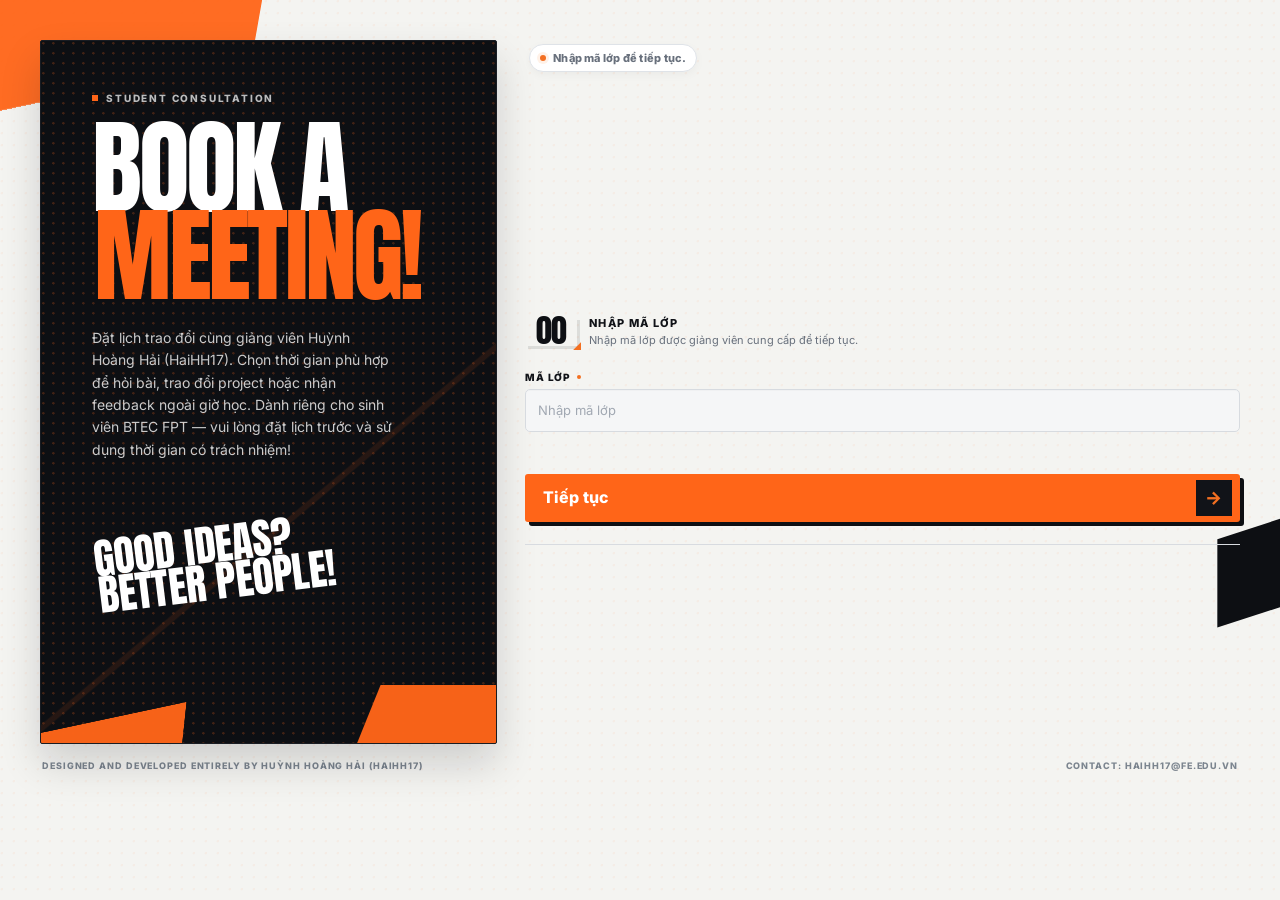
<file: index.html>
<!DOCTYPE html>
<html lang="vi">
<head>
  <meta charset="UTF-8">
  <meta name="viewport" content="width=device-width, initial-scale=1.0">
  <meta name="theme-color" content="#171717">
  <meta name="description" content="Đặt lịch trao đổi học thuật cùng giảng viên Huỳnh Hoàng Hải (HaiHH17).">
  <title>Meet Booking System</title>
  <link rel="icon" href="./favicon.ico" sizes="any">
  <link rel="icon" type="image/png" sizes="32x32" href="./favicon-32.png">
  <link rel="icon" type="image/png" sizes="16x16" href="./favicon-16.png">
  <link rel="apple-touch-icon" sizes="180x180" href="./apple-touch-icon.png">
  <link rel="stylesheet" href="./css/style.css">
</head>

<body>
  <div class="app">
    <div class="container">

      <header class="header">
        <div class="header-main">
          <div class="eyebrow">Student Consultation</div>

          <h1 class="title">
            Book a
            <span>Meeting!</span>
          </h1>

          <p class="subtitle">
            Đặt lịch trao đổi cùng giảng viên Huỳnh Hoàng Hải (HaiHH17).
            Chọn thời gian phù hợp để hỏi bài, trao đổi project
            hoặc nhận feedback ngoài giờ học.
            Dành riêng cho sinh viên BTEC FPT — vui lòng đặt lịch
            trước và sử dụng thời gian có trách nhiệm!
          </p>
        </div>

      </header>

      <div class="status-bar">
        <div id="status" class="status-message">
          Nhập mã lớp để tiếp tục.
        </div>

        <div id="error" class="error hidden"></div>
      </div>

      <section id="classGate" class="section">
        <div class="section-heading">
          <div class="section-number">00</div>

          <div>
            <div class="section-label">Nhập mã lớp</div>
            <div class="section-helper">
              Nhập mã lớp được giảng viên cung cấp để tiếp tục.
            </div>
          </div>
        </div>

        <form id="classCodeForm">
          <div class="form-group">
            <label for="classCodeInput">Mã lớp</label>

            <input
              id="classCodeInput"
              type="text"
              placeholder="Nhập mã lớp"
              autocomplete="off"
              autocapitalize="characters"
              spellcheck="false"
              required
            >

            <div id="classCodeError" class="field-error"></div>
          </div>

          <button
            id="classCodeButton"
            class="confirm-button"
            type="submit"
          >
            Tiếp tục
            <span aria-hidden="true">→</span>
          </button>
        </form>
      </section>

      <main class="booking-flow hidden">

        <section class="section">
          <div class="section-heading">
            <div class="section-number">01</div>

            <div>
              <div class="section-label">Chọn tháng</div>
              <div class="section-helper">
                Chọn tháng bạn muốn đặt lịch.
              </div>
            </div>
          </div>

          <div id="monthOptions" class="options"></div>
        </section>

        <section id="weekdaySection" class="section hidden">
          <div class="section-heading">
            <div class="section-number">02</div>

            <div>
              <div class="section-label">Chọn thứ</div>
              <div class="section-helper">
                Chọn ngày trong tuần phù hợp.
              </div>
            </div>
          </div>

          <div id="weekdayOptions" class="options"></div>
        </section>

        <section id="dateSection" class="section hidden">
          <div class="section-heading">
            <div class="section-number">03</div>

            <div>
              <div class="section-label">Chọn ngày</div>
              <div class="section-helper">
                Chọn ngày meeting.
              </div>
            </div>
          </div>

          <div id="dateOptions" class="dates"></div>
        </section>

        <section id="timeSection" class="section hidden">
          <div class="section-heading">
            <div class="section-number">04</div>

            <div>
              <div class="section-label">Chọn khung giờ</div>
              <div class="section-helper">
                Chọn một khung giờ còn trống.
              </div>
            </div>
          </div>

          <div id="timeOptions" class="times"></div>
        </section>

        <section
          id="summarySection"
          class="section summary-section hidden"
        >
          <div class="section-heading">
            <div class="section-number">✓</div>

            <div>
              <div class="section-label">Xác nhận thời gian</div>
              <div class="section-helper">
                Kiểm tra lại lịch trước khi tiếp tục.
              </div>
            </div>
          </div>

          <div class="summary summary-highlight">
            <div class="summary-title">
              Lịch meeting đã chọn
            </div>

            <div id="summaryValue" class="summary-value"></div>
          </div>
        </section>

        <section id="studentSection" class="section hidden">
          <div class="section-heading">
            <div class="section-number">05</div>

            <div>
              <div class="section-label">Thông tin của bạn</div>
              <div class="section-helper">
                Điền thông tin để xác nhận booking.
              </div>
            </div>
          </div>

          <form id="bookingForm">

            <div class="form-group">
              <label for="studentName">Họ và tên</label>

              <input
                id="studentName"
                name="studentName"
                type="text"
                placeholder="Nhập họ và tên"
                autocomplete="name"
                required
              >

              <div id="nameError" class="field-error"></div>
            </div>

            <div class="form-group">
              <label for="studentMssv">MSSV</label>

              <input
                id="studentMssv"
                name="studentMssv"
                type="text"
                placeholder="Nhập mã số sinh viên"
                autocomplete="off"
                required
              >

              <div id="mssvError" class="field-error"></div>
            </div>

            <div class="form-group">
              <label for="studentEmail">Email</label>

              <input
                id="studentEmail"
                name="studentEmail"
                type="email"
                placeholder="example@email.com"
                autocomplete="email"
                required
              >

              <div id="emailError" class="field-error"></div>
            </div>

            <div class="form-group">
              <label for="studentTopic">
                Bạn muốn trao đổi gì?
              </label>

              <textarea
                id="studentTopic"
                name="studentTopic"
                rows="4"
                placeholder="Ví dụ: Em muốn hỏi về concept, layout hoặc feedback Assignment, Final."
                required
              ></textarea>

              <div id="topicError" class="field-error"></div>
            </div>

            <section class="booking-consent" aria-labelledby="consentHeading">
              <div class="consent-zone-header">
                <div class="consent-zone-title" id="consentHeading">
                  WARNING ZONE
                </div>

                <div class="consent-zone-subtitle">
                  PRIVACY & AUTHORIZATION
                </div>
              </div>

              <div class="consent-zone-body">
                <p class="privacy-intro">
                  Vui lòng đọc
                  <button
                    type="button"
                    id="openPrivacyNotice"
                    class="privacy-link"
                    aria-haspopup="dialog"
                    aria-controls="privacyNoticeDialog"
                  >
                    Thông báo quyền riêng tư ↗
                  </button>
                  trước khi đặt lịch.
                </p>

                <label class="consent-row" for="processingConsent">
                  <input
                    type="checkbox"
                    id="processingConsent"
                    name="processingConsent"
                    required
                  >

                  <span>
                    Em xác nhận đã đọc
                    <strong>Thông báo quyền riêng tư</strong>
                    và đồng ý để
                    <strong> thầy Huỳnh Hoàng Hải (HaiHH17)</strong>
                    xử lý dữ liệu cá nhân cần thiết nhằm
                    tiếp nhận, quản lý và thực hiện yêu cầu đặt lịch.
                  </span>
                </label>

                <div
                  id="processingConsentError"
                  class="field-error"
                ></div>

                <label class="consent-row" for="calendarInviteConsent">
                  <input
                    type="checkbox"
                    id="calendarInviteConsent"
                    name="calendarInviteConsent"
                  >

                  <span>
                    Em đồng ý để email của mình được thêm vào
                    <strong>danh sách khách mời Google Calendar</strong>
                    và nhận email lời mời lịch họp.

                    <span class="consent-optional">
                      (Không bắt buộc)
                    </span>
                  </span>
                </label>
              </div>
            </section>

            <button
              id="confirmButton"
              class="confirm-button"
              type="submit"
              disabled
            >
              Xác nhận booking
              <span aria-hidden="true">→</span>
            </button>

            <div id="formMessage" class="form-message"></div>
          </form>
        </section>

      </main>

      <footer class="page-footer">
        <span>
          Designed and developed entirely by Huỳnh Hoàng Hải (HaiHH17)
        </span>

        <span>
          Contact:
          <a href="mailto:HaiHH17@fe.edu.vn">
            HaiHH17@fe.edu.vn
          </a>
        </span>
      </footer>

    </div>
  </div>

  <dialog
    id="privacyNoticeDialog"
    class="privacy-dialog"
    aria-labelledby="privacyNoticeTitle"
  >
    <div class="privacy-dialog-header">
      <div>
        <span class="privacy-dialog-label">
          MEET BOOKING SYSTEM
        </span>

        <h2 id="privacyNoticeTitle">
          Thông báo quyền riêng tư
        </h2>

        <span class="privacy-version">
          CĂN CỨ PHÁP LÝ: LUẬT 91/2025/QH15 · NGHỊ ĐỊNH 356/2025/NĐ-CP
        </span>
      </div>

      <button
        type="button"
        id="closePrivacyNotice"
        class="privacy-close"
        aria-label="Đóng thông báo"
      >
        ×
      </button>
    </div>

    <div class="privacy-dialog-body">

      <section>
        <h3>00. Căn cứ pháp lý</h3>

        <p>
          Thông báo này được xây dựng trên cơ sở:
        </p>

        <ul>
          <li>
            Luật Bảo vệ dữ liệu cá nhân số
            91/2025/QH15 ngày 26/06/2025.
          </li>

          <li>
            Nghị định 356/2025/NĐ-CP ngày 31/12/2025
            quy định chi tiết một số điều và biện pháp
            thi hành Luật Bảo vệ dữ liệu cá nhân.
          </li>
        </ul>

        <p>
          Các hoạt động xử lý dữ liệu cá nhân được
          thực hiện theo các văn bản trên và quy định
          pháp luật có liên quan.
        </p>
      </section>

      <section>
        <h3>01. Người chịu trách nhiệm</h3>

        <p>
          Huỳnh Hoàng Hải (HaiHH17) là cá nhân xây dựng và vận hành
          hệ thống Student Meeting Booking.
        </p>

        <p>
          Email:
          <a href="mailto:HaiHH17@fe.edu.vn">
            HaiHH17@fe.edu.vn
          </a>
        </p>
      </section>

      <section>
        <h3>02. Mục đích xử lý dữ liệu</h3>

        <p>
          Tiếp nhận, xác thực, quản lý lịch hẹn học thuật,
          tạo sự kiện Google Calendar, Google Meet và
          liên hệ với sinh viên về lịch hẹn.
        </p>

        <p>
          Dữ liệu không được sử dụng cho mục đích
          quảng cáo hoặc tiếp thị.
        </p>
      </section>

      <section>
        <h3>03. Dữ liệu được xử lý</h3>

        <ul>
          <li>Họ và tên sinh viên.</li>
          <li>Mã số sinh viên (MSSV).</li>
          <li>Địa chỉ email.</li>
          <li>Nội dung trao đổi.</li>
          <li>Ngày, giờ và trạng thái booking.</li>
          <li>Thời điểm tạo booking.</li>
          <li>Google Calendar Event ID và Google Meet Link.</li>
        </ul>

        <p>
          Mã lớp được sử dụng để xác thực quyền truy cập
          và không được lưu trong bản ghi booking.
        </p>
      </section>

      <section>
        <h3>04. Nền tảng công nghệ</h3>

        <p>
          GitHub Pages, Google Apps Script, Google Sheets,
          Google Calendar và Google Meet.
        </p>

        <p>
          Dữ liệu có thể được xử lý trên hạ tầng của
          các nhà cung cấp dịch vụ theo phạm vi và
          điều khoản dịch vụ tương ứng.
        </p>
      </section>

      <section>
        <h3>05. Thời hạn lưu trữ</h3>

        <p>
          Dữ liệu booking được lưu trữ tối đa
          <strong>06 tháng</strong> kể từ thời điểm
          kết thúc khung giờ meeting hoặc thời điểm
          booking bị hủy được ghi nhận.
        </p>

        <p>
          Sau thời hạn này, dữ liệu định danh sẽ được
          xóa hoặc khử nhận dạng trong phạm vi hệ thống
          do người phụ trách quản lý, trừ trường hợp
          có căn cứ pháp lý cần tiếp tục lưu trữ.
        </p>
      </section>

      <section>
        <h3>06. Chính sách hủy lịch</h3>

        <p>
          Sinh viên gửi yêu cầu hủy lịch qua email:
        </p>

        <p>
          <strong>[MEET BOOKING – CANCELLATION]</strong>
        </p>

        <p>
          <a href="mailto:HaiHH17@fe.edu.vn">
            HaiHH17@fe.edu.vn
          </a>
        </p>

        <p>
          Email cần có họ tên, MSSV, ngày và khung giờ
          đã đặt để xác định booking.
        </p>
      </section>

      <section>
        <h3>07. Quyền của sinh viên</h3>

        <p>
          Sinh viên có quyền được biết, đồng ý,
          rút lại sự đồng ý, truy cập, chỉnh sửa,
          yêu cầu xóa hoặc hạn chế xử lý dữ liệu
          và thực hiện các quyền khác theo quy định pháp luật.
        </p>
      </section>

      <section>
        <h3>08. Liên hệ về dữ liệu cá nhân</h3>

        <p>
          Tiêu đề email:
          <strong>[PRIVACY – DATA REQUEST]</strong>
        </p>

        <p>
          <a href="mailto:HaiHH17@fe.edu.vn">
            HaiHH17@fe.edu.vn
          </a>
        </p>

        <p>
          Người tiếp nhận: Huỳnh Hoàng Hải (HaiHH17).
        </p>
      </section>

      <section>
        <h3>09. Cơ chế đồng ý</h3>

        <p>
          Sự đồng ý phải được thể hiện tự nguyện,
          rõ ràng, cụ thể và có thể kiểm chứng.
        </p>

        <p>
          Việc không đồng ý với hoạt động xử lý dữ liệu
          cần thiết cho booking đồng nghĩa với việc
          hệ thống không thể thực hiện yêu cầu đặt lịch.
        </p>
      </section>

      <section>
        <h3>10. Cập nhật thông báo</h3>

        <p>
          Thông báo có thể được cập nhật khi mục đích,
          loại dữ liệu, nền tảng hoặc quy trình xử lý
          của hệ thống thay đổi.
        </p>

        <p>
          <strong>Thanks for your reading, Huỳnh Hoàng Hải (HaiHH17).</strong>
        </p>
      </section>

    </div>

    <div class="privacy-dialog-footer">
      <button
        type="button"
        id="closePrivacyNoticeFooter"
        class="confirm-button"
      >
        Đã hiểu
      </button>
    </div>
  </dialog>

  <script src="./js/api.js"></script>
  <script src="./js/app.js"></script>

  <script>
    (() => {
      const dialog = document.getElementById('privacyNoticeDialog');
      const openButton = document.getElementById('openPrivacyNotice');

      const closeButtons = [
        document.getElementById('closePrivacyNotice'),
        document.getElementById('closePrivacyNoticeFooter')
      ];

      if (!dialog || !openButton) return;

      openButton.addEventListener('click', () => {
        dialog.showModal();
      });

      closeButtons.forEach(button => {
        if (!button) return;

        button.addEventListener('click', () => {
          dialog.close();
        });
      });

      dialog.addEventListener('click', event => {
        if (event.target === dialog) {
          dialog.close();
        }
      });
    })();
  </script>
</body>
</html>
</file>
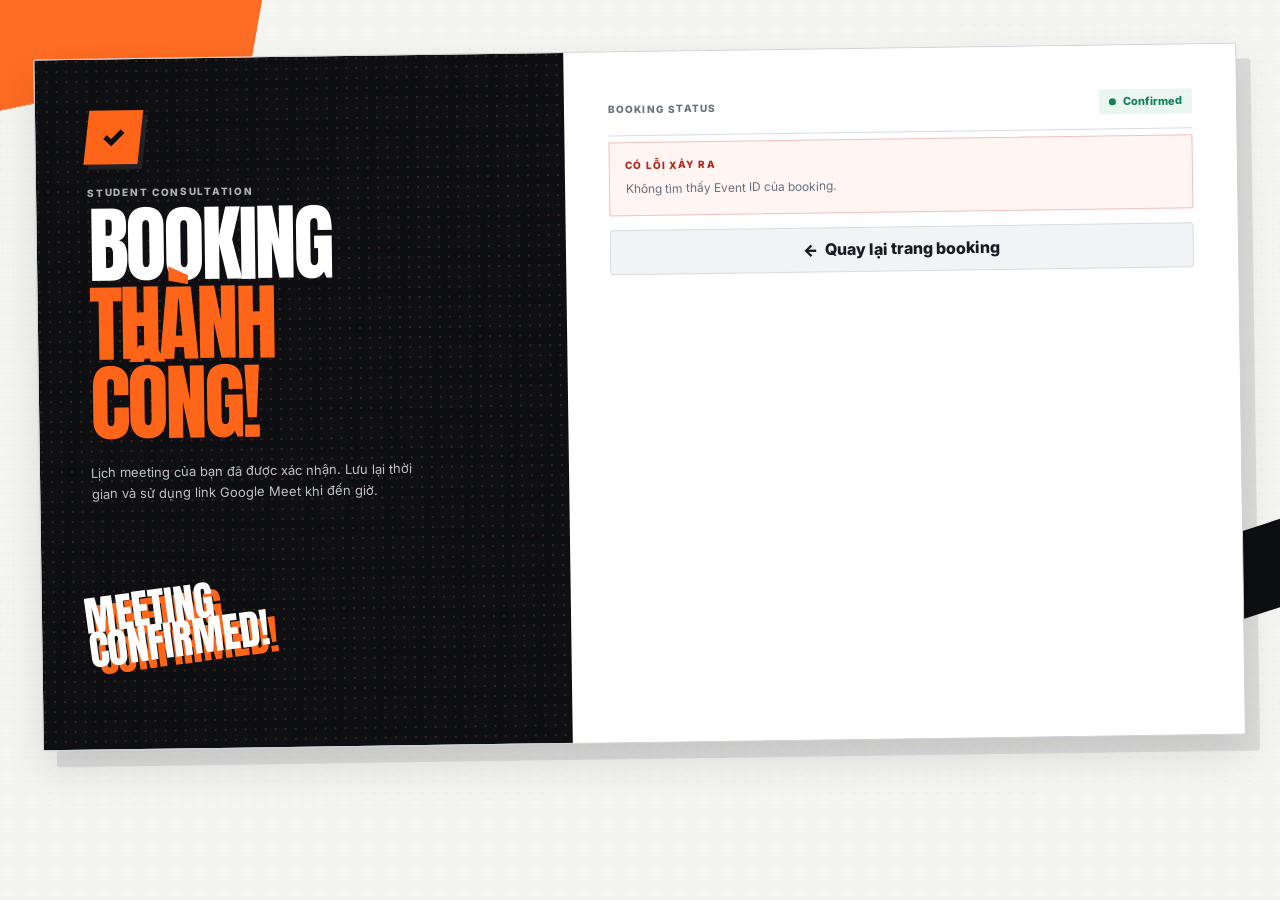
<file: booking-success.html>
<!DOCTYPE html>
<html lang="vi">
<head>
  <meta charset="UTF-8">
  <meta name="viewport" content="width=device-width, initial-scale=1.0">
  <link rel="preconnect" href="https://fonts.googleapis.com">
  <link rel="preconnect" href="https://fonts.gstatic.com" crossorigin>
  <link href="https://fonts.googleapis.com/css2?family=Anton&family=Inter:wght@400;500;600;700;800&display=swap" rel="stylesheet">
  <title>Booking thành công</title>
  <link rel="stylesheet" href="./css/style.css">
  <style>
    .success-shell { min-height: 100vh; display:flex; align-items:flex-start; }
    .success-shell .container { width:100% !important; max-width:1280px !important; display:block !important; margin:0 auto !important; }
    .success-card-main { position:relative; display:grid; width:100%; max-width:1280px; min-width:0; grid-template-columns:minmax(340px,.88fr) minmax(0,1.12fr); overflow:hidden; border:1px solid #cfd2d7; border-radius:2px; background:#fff; box-shadow:14px 16px 0 rgba(13,15,19,.10),0 20px 40px rgba(13,15,19,.10); transform:rotate(-.8deg); }
    .success-card-main::before { display:none; }
    .success-hero { position:relative; min-height:690px; padding:clamp(34px,4vw,54px); background:radial-gradient(circle at 20% 20%, rgba(255,101,24,.22) 0 1px, transparent 1.5px) 0 0 / 10px 10px, #0d0f13; overflow:hidden; color:#fff; }
    .success-hero::before { content:""; position:absolute; left:-30px; top:160px; width:260px; height:72px; background:#ff6518; transform:rotate(-15deg) skewX(-18deg); box-shadow:120px 300px 0 -14px rgba(255,101,24,.78); }
    .success-hero::after { content:"MEETING\A CONFIRMED!"; position:absolute; left:44px; bottom:92px; white-space:pre; color:#fff; font-family:Impact,Haettenschweiler,"Arial Narrow Bold",Arial,sans-serif; font-size:clamp(30px,3.2vw,45px); line-height:.86; transform:rotate(-7deg); text-shadow:8px 8px 0 #ff6518; }
    .success-hero-inner { position:relative; z-index:3; max-width:420px; }
    .success-mark { width:54px; height:54px; display:grid; place-items:center; margin-bottom:22px; background:#ff6518; color:#fff; font-size:28px; font-weight:900; line-height:1; transform:skewX(-7deg); box-shadow:5px 5px 0 rgba(255,255,255,.08); }
    .success-mark span { transform:skewX(7deg); }
    .success-kicker { margin:0 0 8px; color:rgba(255,255,255,.68); font-size:10px; font-weight:800; letter-spacing:.17em; text-transform:uppercase; }
    .success-title { margin:0; max-width:8ch; color:#fff; font-family:Impact,Haettenschweiler,"Arial Narrow Bold",Arial,sans-serif; font-size:clamp(54px,7.2vw,84px); line-height:.84; font-weight:900; letter-spacing:-.035em; text-transform:uppercase; }
    .success-title strong { color:#ff6518; font-weight:inherit; }
    .success-subtitle { margin:16px 0 0; max-width:330px; color:rgba(255,255,255,.74); font-size:13px; line-height:1.6; }
    .success-body { padding:clamp(26px,4vw,44px); background:#fff; }
    .success-status-row { display:flex; align-items:center; justify-content:space-between; gap:14px; margin-bottom:6px; padding-bottom:14px; border-bottom:1px solid #d8dbe0; }
    .success-status-label { color:#68707c; font-size:10px; font-weight:800; letter-spacing:.12em; text-transform:uppercase; }
    .success-status-badge { display:inline-flex; align-items:center; gap:7px; padding:7px 10px; background:#eaf7f1; color:#16805b; font-size:11px; font-weight:800; line-height:1; }
    .success-status-badge::before { content:""; width:7px; height:7px; border-radius:50%; background:currentColor; }
    .success-grid { display:grid; grid-template-columns:repeat(2,minmax(0,1fr)); gap:10px; }
    .success-info-card { position:relative; min-width:0; padding:16px; border:1px solid #d9dce1; background:#fff; box-shadow:none; }
    .success-info-card::after { content:""; position:absolute; right:0; top:0; width:26px; height:3px; background:#ff6518; transform:skewX(-28deg); transform-origin:top right; }
    .success-info-card.wide { grid-column:1/-1; }
    .success-card-label { margin-bottom:8px; color:#68707c; font-size:10px; font-weight:800; letter-spacing:.11em; text-transform:uppercase; }
    .success-card-value { color:#101217; font-size:15px; font-weight:800; line-height:1.45; }
    .student-info { display:grid; gap:9px; line-height:1.5; }
    .student-info-row { display:grid; grid-template-columns:82px minmax(0,1fr); gap:10px; align-items:start; }
    .student-info-row span { color:#68707c; font-size:12px; }
    .student-info-row strong { min-width:0; color:#171b22; font-size:13px; font-weight:700; overflow-wrap:anywhere; }
    .meet-link-box { margin-top:10px; padding:11px 12px; background:#f2f3f4; border-left:4px solid #ff6518; }
    .meet-link-box a { display:block; color:#101217; font-size:12px; font-weight:700; line-height:1.5; overflow-wrap:anywhere; text-decoration:none; }
    .action-stack { display:grid; grid-template-columns:1.2fr .9fr; gap:8px; margin-top:12px; }
    .secondary-button { width:100%; min-height:44px; display:inline-flex; align-items:center; justify-content:center; gap:7px; padding:12px 16px; border:1px solid #d8dbe0; border-radius:4px; background:#f2f3f4; color:#171b22; font:inherit; font-weight:800; line-height:1.2; text-decoration:none; cursor:pointer; transition:160ms ease; }
    .secondary-button:hover { border-color:#b9c0c9; transform:translateY(-1px); }
    .secondary-button:active { transform:translateY(1px); }
    .button-icon { font-weight:900; }
    .reminder-text { color:#68707c; font-size:12px; line-height:1.65; }
    .loading-panel,.error-panel { margin-bottom:14px; padding:16px; border:1px solid #d8dbe0; background:#f2f3f4; }
    .loading-panel { display:flex; align-items:center; gap:12px; }
    .loading-dot { width:10px; height:10px; flex:0 0 auto; border-radius:50%; background:#ff6518; animation:successPulse 1000ms ease-in-out infinite; }
    @keyframes successPulse { 0%,100% { transform:scale(.75); opacity:.45; } 50% { transform:scale(1); opacity:1; } }
    .error-panel { border-color:#f1c1bc; background:#fff6f4; }
    .error-panel .success-card-label { color:#b42318; }
    .booking-id { margin-top:16px; color:#68707c; font-family:monospace; font-size:10px; line-height:1.5; overflow-wrap:anywhere; }
    .back-link { margin-top:14px; }
    .hidden { display:none !important; }
    @media(max-width:980px){ .success-card-main{grid-template-columns:1fr;transform:none}.success-hero{min-height:300px}.success-hero::after{left:auto;right:34px;bottom:48px} }
    @media(max-width:640px){ .success-hero{min-height:300px;padding:24px}.success-title{font-size:clamp(48px,14vw,66px)}.success-hero::after{left:28px;right:auto;bottom:40px;font-size:27px}.success-body{padding:18px 16px}.success-grid{grid-template-columns:1fr}.success-info-card.wide{grid-column:auto}.action-stack{grid-template-columns:1fr}.student-info-row{grid-template-columns:72px minmax(0,1fr)} }
    @media(prefers-reduced-motion:reduce){.loading-dot,.secondary-button{animation:none;transition:none}}
  </style>

<style>

.header::before { left:-85px !important; top:auto !important; bottom:-42px !important; width:230px !important; height:58px !important; transform:rotate(-12deg) skewX(-18deg) !important; box-shadow:none !important; }
.header::after { right:-56px !important; top:auto !important; bottom:-34px !important; width:190px !important; height:92px !important; transform:skewX(-22deg) !important; }
.success-hero::before { display:none !important; content:none !important; }
.success-mark span { color:#0d0f13 !important; -webkit-text-fill-color:#0d0f13 !important; text-shadow:none !important; }
.confirm-button::before, .confirm-button::after { content:none !important; display:none !important; }
.confirm-button { border:0 !important; outline:none; }
</style>
</head>
<body>
  <div class="app success-shell">
    <div class="container">
      <section class="success-card-main">
        <header class="success-hero">
          <div class="success-hero-inner">
            <div class="success-mark" aria-hidden="true"><span>✓</span></div>
            <p class="success-kicker">Student Consultation</p>
            <h1 class="success-title">Booking <strong>thành công!</strong></h1>
            <p class="success-subtitle">Lịch meeting của bạn đã được xác nhận. Lưu lại thời gian và sử dụng link Google Meet khi đến giờ.</p>
          </div>
        </header>
        <div class="success-body">
          <div class="success-status-row">
            <div class="success-status-label">Booking Status</div>
            <div class="success-status-badge">Confirmed</div>
          </div>
          <div id="loadingState" class="loading-panel">
            <div class="loading-dot" aria-hidden="true"></div>
            <div><div class="success-card-label">Booking</div><div class="success-card-value">Đang tải thông tin...</div></div>
          </div>
          <div id="bookingContent" class="success-grid hidden">
            <div class="success-info-card wide">
              <div class="success-card-label">01 — Lịch meeting</div>
              <div id="bookingSlot" class="success-card-value">—</div>
            </div>
            <div class="success-info-card">
              <div class="success-card-label">02 — Thông tin sinh viên</div>
              <div class="student-info">
                <div class="student-info-row"><span>Họ và tên</span><strong id="studentName"></strong></div>
                <div class="student-info-row"><span>MSSV</span><strong id="studentMssv"></strong></div>
                <div class="student-info-row"><span>Nội dung</span><strong id="studentTopic"></strong></div>
              </div>
            </div>
            <div id="meetSummary" class="success-info-card">
              <div class="success-card-label">03 — Google Meet</div>
              <div class="meet-link-box"><a id="meetLink" href="#" target="_blank" rel="noopener noreferrer">Đang tải...</a></div>
              <div class="action-stack">
                <a id="joinMeetButton" href="#" target="_blank" rel="noopener noreferrer" class="confirm-button" style="text-decoration:none;"><span class="button-icon">↗</span>Join Google Meet</a>
                <button id="copyMeetButton" type="button" class="secondary-button"><span class="button-icon">⧉</span>Copy Meet Link</button>
              </div>
            </div>
            <div id="calendarSummary" class="success-info-card wide">
              <div class="success-card-label">04 — Google Calendar</div>
              <div class="reminder-text">Thêm lịch vào Google Calendar để dễ kiểm tra lại thời gian meeting.</div>
              <div class="action-stack">
                <a id="addCalendarButton" href="#" target="_blank" rel="noopener noreferrer" class="confirm-button" style="text-decoration:none;"><span class="button-icon">+</span>Add to Google Calendar</a>
                <a id="openCalendarButton" href="#" target="_blank" rel="noopener noreferrer" class="secondary-button"><span class="button-icon">↗</span>Open Calendar Event</a>
              </div>
            </div>
            <div id="reminderSummary" class="success-info-card wide">
              <div class="success-card-label">05 — Lưu ý</div>
              <div class="reminder-text">Bạn không cần tham gia Google Meet ngay lúc này. Hãy lưu lại link Meet và sử dụng link này khi đến giờ meeting.</div>
            </div>
            <div id="bookingIdText" class="booking-id"></div>
          </div>
          <div id="errorSummary" class="error-panel hidden">
            <div class="success-card-label">Có lỗi xảy ra</div>
            <div id="errorMessage" class="reminder-text">Không thể tải thông tin booking.</div>
          </div>
          <div class="back-link"><a href="./" class="secondary-button"><span class="button-icon">←</span>Quay lại trang booking</a></div>
        </div>
      </section>
    </div>
  </div>

  <script>

    const API_URL =
      'https://script.google.com/macros/s/AKfycbwDbTkT5KzUkp9tglbKZV9uu0iyZzepXNM6LFQR53ieEiGIY-IdP8yYOUMmxkbWn6EF/exec';

    const loadingState =
      document.getElementById(
        'loadingState'
      );

    const bookingContent =
      document.getElementById(
        'bookingContent'
      );

    const bookingSlot =
      document.getElementById(
        'bookingSlot'
      );

    const studentName =
      document.getElementById(
        'studentName'
      );

    const studentMssv =
      document.getElementById(
        'studentMssv'
      );

    const studentTopic =
      document.getElementById(
        'studentTopic'
      );

    const meetSummary =
      document.getElementById(
        'meetSummary'
      );

    const meetLink =
      document.getElementById(
        'meetLink'
      );

    const joinMeetButton =
      document.getElementById(
        'joinMeetButton'
      );

    const copyMeetButton =
      document.getElementById(
        'copyMeetButton'
      );

    const calendarSummary =
      document.getElementById(
        'calendarSummary'
      );

    const addCalendarButton =
      document.getElementById(
        'addCalendarButton'
      );

    const openCalendarButton =
      document.getElementById(
        'openCalendarButton'
      );

    const reminderSummary =
      document.getElementById(
        'reminderSummary'
      );

    const bookingIdText =
      document.getElementById(
        'bookingIdText'
      );

    const errorSummary =
      document.getElementById(
        'errorSummary'
      );

    const errorMessage =
      document.getElementById(
        'errorMessage'
      );

    const params =
      new URLSearchParams(
        window.location.search
      );

    const status =
      params.get('status');

    const eventId =
      params.get('eventId');

    function createCalendarDateRange(
      dateString,
      timeString
    ) {

      const timeMatch =
        String(timeString || '').match(
          /(\d{1,2}):(\d{2})\s*[–-]\s*(\d{1,2}):(\d{2})/
        );

      if (
        !dateString ||
        !timeMatch
      ) {

        return '';

      }

      const startHour =
        String(
          timeMatch[1]
        ).padStart(2, '0');

      const startMinute =
        String(
          timeMatch[2]
        ).padStart(2, '0');

      const endHour =
        String(
          timeMatch[3]
        ).padStart(2, '0');

      const endMinute =
        String(
          timeMatch[4]
        ).padStart(2, '0');

      const date =
        String(dateString)
          .replace(
            /-/g,
            ''
          );

      return (
        date +
        'T' +
        startHour +
        startMinute +
        '00/' +
        date +
        'T' +
        endHour +
        endMinute +
        '00'
      );

    }

    function createGoogleCalendarUrl(
      data
    ) {

      const dateRange =
        createCalendarDateRange(
          data.date,
          data.time
        );

      if (!dateRange) {

        return '';

      }

      const details =
        [
          `Sinh viên: ${data.student || ''}`,
          `MSSV: ${data.mssv || ''}`,
          `Nội dung: ${data.topic || ''}`,
          '',
          `Google Meet: ${data.meetLink || ''}`
        ].join('\n');

      const calendarParams =
        new URLSearchParams({

          action:
            'TEMPLATE',

          text:
            `Student Meeting – ${data.student || ''}`,

          dates:
            dateRange,

          details:
            details,

          ctz:
            'Asia/Ho_Chi_Minh'

        });

      return (
        'https://calendar.google.com/calendar/render?' +
        calendarParams.toString()
      );

    }

    function showError(
      message
    ) {

      loadingState.classList.add(
        'hidden'
      );

      bookingContent.classList.add(
        'hidden'
      );

      errorSummary.classList.remove(
        'hidden'
      );

      errorMessage.textContent =
        message ||
        'Không thể tải thông tin booking.';

    }

    copyMeetButton.addEventListener(
      'click',
      async function () {

        const url =
          meetLink.href;

        if (
          !url ||
          url === '#'
        ) {

          return;

        }

        try {

          await navigator.clipboard.writeText(
            url
          );

        } catch (error) {

          const tempInput =
            document.createElement(
              'textarea'
            );

          tempInput.value =
            url;

          document.body.appendChild(
            tempInput
          );

          tempInput.select();

          document.execCommand(
            'copy'
          );

          tempInput.remove();

        }

        copyMeetButton.innerHTML =
          '<span class="button-icon">✓</span> Copied';

        setTimeout(
          function () {

            copyMeetButton.innerHTML =
              '<span class="button-icon">⧉</span> Copy Meet Link';

          },
          1800
        );

      }
    );

    window.handleBooking =
      function (data) {

        if (
          !data ||
          !data.success
        ) {

          showError(
            data &&
            data.error
              ? data.error
              : 'Không tìm thấy booking.'
          );

          return;

        }

        bookingSlot.textContent =
          `${data.displayDate} — ${data.time}`;

        studentName.textContent =
          data.student || '—';

        studentMssv.textContent =
          data.mssv || '—';

        studentTopic.textContent =
          data.topic ||
          'Chưa cung cấp';

        if (data.eventId) {

          bookingIdText.textContent =
            `Event ID: ${data.eventId}`;

        }

        if (data.meetLink) {

          meetLink.href =
            data.meetLink;

          meetLink.textContent =
            data.meetLink;

          joinMeetButton.href =
            data.meetLink;

          meetSummary.classList.remove(
            'hidden'
          );

        } else {

          meetSummary.classList.add(
            'hidden'
          );

        }

        const addCalendarUrl =
          createGoogleCalendarUrl(
            data
          );

        if (addCalendarUrl) {

          addCalendarButton.href =
            addCalendarUrl;

        } else {

          addCalendarButton.classList.add(
            'hidden'
          );

        }

        if (data.calendarLink) {

          openCalendarButton.href =
            data.calendarLink;

        } else {

          openCalendarButton.classList.add(
            'hidden'
          );

        }

        loadingState.classList.add(
          'hidden'
        );

        bookingContent.classList.remove(
          'hidden'
        );

        reminderSummary.classList.remove(
          'hidden'
        );

      };

    function loadBooking() {

      if (
        status === 'error'
      ) {

        showError(
          params.get('message') ||
          'Booking không thành công.'
        );

        return;

      }

      if (!eventId) {

        showError(
          'Không tìm thấy Event ID của booking.'
        );

        return;

      }

      const script =
        document.createElement(
          'script'
        );

      const callbackName =
        'handleBooking';

      script.src =
        API_URL +
        '?action=booking' +
        '&eventId=' +
        encodeURIComponent(
          eventId
        ) +
        '&callback=' +
        callbackName +
        '&t=' +
        Date.now();

      script.onerror =
        function () {

          showError(
            'Không thể kết nối tới hệ thống booking.'
          );

        };

      document.body.appendChild(
        script
      );

    }

    loadBooking();

  </script>

</body>
</html>
</file>
<file: css/style.css>
@import url("https://fonts.googleapis.com/css2?family=Anton&family=Inter:wght@400;500;600;700;800&display=swap");

:root {
  --font-body: "Inter", Arial, Helvetica, sans-serif;
  --font-display: "Anton", Impact, "Arial Narrow Bold", Arial, sans-serif;
}

body {
  font-family: var(--font-body) !important;
  font-synthesis: none;
}

.header .title,
.header .subtitle::after,
.section-number,
.success-hero::after,
.success-title {
  font-family: var(--font-display) !important;
  font-synthesis: none;
}

.header .title {
  font-weight: 400 !important;
  font-stretch: normal;
}

.header .subtitle::after,
.success-hero::after,
.success-title {
  font-weight: 400 !important;
  font-stretch: normal;
}

* {
  box-sizing: border-box;
}

:root {
  --bg: #f4f4f1;
  --surface: #ffffff;
  --surface-soft: #f0f1f2;
  --text: #171b22;
  --text-strong: #111318;
  --muted: #68707c;
  --border: #dfe3e8;
  --border-strong: #b9c0c9;
  --primary: #f36f21;
  --primary-dark: #d95b12;
  --primary-soft: #fff1e7;
  --success: #16805b;
  --danger: #b42318;
  --radius-sm: 8px;
  --radius-md: 12px;
  --radius-lg: 16px;
  --shadow-sm: 0 2px 10px rgba(17, 19, 24, 0.05);
}

html {
  min-width: 320px;
  scroll-behavior: smooth;
}

body {
  margin: 0;
  min-width: 320px;
  font-family: Arial, Helvetica, sans-serif;
  background: var(--bg);
  color: var(--text);
  -webkit-font-smoothing: antialiased;
  text-rendering: optimizeLegibility;
}

button,
input,
textarea {
  font: inherit;
}

button,
a {
  -webkit-tap-highlight-color: transparent;
}

.app {
  min-height: 100vh;
  padding: clamp(28px, 5vw, 56px) 20px;
}

.container {
  width: min(760px, 100%);
  margin: 0 auto;
}

.header {
  margin-bottom: 28px;
}

.eyebrow {
  display: inline-flex;
  align-items: center;
  gap: 8px;
  margin-bottom: 8px;
  font-size: 11px;
  font-weight: 800;
  letter-spacing: 0.14em;
  line-height: 1.2;
  text-transform: uppercase;
  color: var(--muted);
}

.eyebrow::before {
  content: "";
  width: 7px;
  height: 7px;
  display: inline-block;
  background: var(--primary);
}

.title {
  margin: 0;
  max-width: 12ch;
  font-size: clamp(32px, 5vw, 48px);
  line-height: 0.98;
  font-weight: 850;
  letter-spacing: -0.035em;
  color: var(--text-strong);
}

.subtitle {
  margin: 12px 0 0;
  max-width: 680px;
  color: var(--muted);
  font-size: clamp(14px, 2vw, 16px);
  line-height: 1.55;
}

.loading,
.error,
.empty {
  color: var(--muted);
}

#status:not(.hidden) {
  margin-bottom: 14px;
  font-size: 14px;
  font-weight: 650;
}

#error,
.error {
  color: var(--danger);
}

.section {
  position: relative;
  background: var(--surface);
  border: 1px solid var(--border);
  border-radius: var(--radius-lg);
  padding: clamp(18px, 3vw, 24px);
  margin-bottom: 14px;
  box-shadow: var(--shadow-sm);
  overflow: hidden;
}

.section::after {
  content: "";
  position: absolute;
  top: 0;
  right: 0;
  width: 54px;
  height: 4px;
  background: var(--primary);
  transform: skewX(-28deg);
  transform-origin: top right;
}

.section-label {
  margin-bottom: 14px;
  font-size: 12px;
  font-weight: 800;
  line-height: 1.2;
  text-transform: uppercase;
  letter-spacing: 0.1em;
  color: var(--text-strong);
}

.options {
  display: flex;
  flex-wrap: wrap;
  gap: 8px;
}

.option {
  min-height: 44px;
  border: 1px solid var(--border);
  background: var(--surface);
  color: var(--text);
  border-radius: var(--radius-sm);
  padding: 10px 14px;
  cursor: pointer;
  font-size: 14px;
  font-weight: 650;
  line-height: 1.2;
  transition: 160ms ease;
}

.option:hover:not(:disabled),
.date-card:hover,
.time-card:hover {
  border-color: var(--primary);
  transform: translateY(-1px);
}

.option.active,
.date-card.active {
  background: var(--primary);
  color: #fff;
  border-color: var(--primary);
  box-shadow: 3px 3px 0 rgba(17, 19, 24, 0.18);
}

.option.active:hover,
.date-card.active:hover {
  background: var(--primary-dark);
  color: #fff;
}

.option:disabled {
  opacity: 0.35;
  cursor: not-allowed;
}

.dates {
  display: grid;
  grid-template-columns: repeat(auto-fit, minmax(92px, 1fr));
  gap: 8px;
}

.date-card {
  min-height: 88px;
  width: 100%;
  border: 1px solid var(--border);
  background: var(--surface);
  color: var(--text);
  border-radius: var(--radius-md);
  padding: 13px 10px;
  cursor: pointer;
  text-align: center;
  transition: 160ms ease;
}

.date-number {
  font-size: 24px;
  font-weight: 850;
  line-height: 1;
}

.date-month {
  margin-top: 6px;
  font-size: 11px;
  line-height: 1.2;
  opacity: 0.72;
}

.times {
  display: grid;
  gap: 8px;
}

.time-card {
  width: 100%;
  min-height: 70px;
  display: flex;
  align-items: center;
  justify-content: space-between;
  gap: 16px;
  text-align: left;
  border: 1px solid var(--border);
  background: var(--surface);
  color: var(--text);
  border-radius: var(--radius-md);
  padding: 14px 16px;
  cursor: pointer;
  transition: 160ms ease;
}

.time-card.active {
  border-color: var(--primary);
  background: var(--primary-soft);
  box-shadow: inset 4px 0 0 var(--primary);
}

.time-label {
  font-size: 15px;
  font-weight: 800;
}

.time-status {
  margin-top: 4px;
  font-size: 12px;
  color: var(--success);
  font-weight: 650;
}

.time-card.active .time-status {
  color: var(--primary-dark);
}

.summary {
  position: relative;
  background: var(--surface-soft);
  border: 1px solid transparent;
  border-radius: var(--radius-md);
  padding: 14px 16px;
  margin-bottom: 10px;
}

.summary:last-child {
  margin-bottom: 0;
}

.summary-title {
  margin-bottom: 5px;
  font-size: 11px;
  font-weight: 750;
  letter-spacing: 0.06em;
  text-transform: uppercase;
  color: var(--muted);
}

.summary-value {
  font-weight: 800;
  color: var(--text-strong);
}

.form-group {
  margin-bottom: 18px;
}

.form-group:last-child {
  margin-bottom: 0;
}

.form-group label {
  display: block;
  margin-bottom: 8px;
  font-size: 13px;
  font-weight: 750;
  color: var(--text-strong);
}

.form-group input,
.form-group textarea {
  width: 100%;
  border: 1px solid var(--border);
  background: #fff;
  color: var(--text);
  border-radius: var(--radius-md);
  padding: 13px 14px;
  font: inherit;
  line-height: 1.45;
  outline: none;
  transition: 160ms ease;
}

.form-group input:hover,
.form-group textarea:hover {
  border-color: var(--border-strong);
}

.form-group input:focus,
.form-group textarea:focus {
  border-color: var(--primary);
  box-shadow: 0 0 0 3px rgba(243, 111, 33, 0.12);
}

.form-group input::placeholder,
.form-group textarea::placeholder {
  color: #9aa1ac;
}

.form-group textarea {
  resize: vertical;
  min-height: 110px;
}

.field-error {
  min-height: 18px;
  margin-top: 5px;
  font-size: 12px;
  line-height: 1.4;
  color: var(--danger);
}

.confirm-button {
  width: 100%;
  min-height: 48px;
  display: inline-flex;
  align-items: center;
  justify-content: center;
  gap: 8px;
  border: 0;
  border-radius: var(--radius-sm);
  padding: 13px 18px;
  background: var(--primary);
  color: #fff;
  font-weight: 800;
  line-height: 1.2;
  cursor: pointer;
  box-shadow: 3px 3px 0 rgba(17, 19, 24, 0.18);
  transition: 160ms ease;
}

.confirm-button:hover:not(:disabled) {
  background: var(--primary-dark);
  transform: translate(-1px, -1px);
  box-shadow: 5px 5px 0 rgba(17, 19, 24, 0.18);
}

.confirm-button:active:not(:disabled) {
  transform: translate(1px, 1px);
  box-shadow: 1px 1px 0 rgba(17, 19, 24, 0.18);
}

.confirm-button:disabled {
  opacity: 0.38;
  cursor: not-allowed;
  box-shadow: none;
}

.form-message {
  margin-top: 10px;
  font-size: 12px;
  line-height: 1.5;
  color: var(--muted);
}

.hidden {
  display: none !important;
}

.option:focus-visible,
.date-card:focus-visible,
.time-card:focus-visible,
.confirm-button:focus-visible {
  outline: 3px solid rgba(243, 111, 33, 0.24);
  outline-offset: 2px;
}

@media (max-width: 760px) {
  .app {
    padding: 28px 16px 40px;
  }

  .container {
    width: min(100%, 680px);
  }

  .header {
    margin-bottom: 22px;
  }

  .section::after {
    width: 42px;
  }

  .options {
    gap: 7px;
  }

  .option {
    min-height: 42px;
    padding: 10px 13px;
  }
}

@media (max-width: 600px) {
  .app {
    padding: 22px 12px 32px;
  }

  .header {
    margin-bottom: 18px;
  }

  .eyebrow {
    font-size: 10px;
    letter-spacing: 0.12em;
  }

  .title {
    max-width: 11ch;
    font-size: clamp(30px, 10vw, 38px);
    line-height: 0.96;
  }

  .subtitle {
    margin-top: 10px;
    font-size: 14px;
  }

  .section {
    padding: 16px;
    border-radius: 14px;
  }

  .section-label {
    margin-bottom: 12px;
    font-size: 11px;
  }

  .option {
    min-height: 42px;
    padding: 10px 12px;
    font-size: 13px;
  }

  .dates {
    grid-template-columns: repeat(auto-fit, minmax(82px, 1fr));
    gap: 7px;
  }

  .date-card {
    min-height: 82px;
    padding: 12px 8px;
  }

  .date-number {
    font-size: 22px;
  }

  .time-card {
    min-height: 66px;
    padding: 13px 14px;
  }

  .time-label {
    font-size: 14px;
  }

  .time-status {
    font-size: 11px;
  }

  .summary {
    padding: 13px 14px;
  }

  .form-group {
    margin-bottom: 16px;
  }

  .form-group input,
  .form-group textarea {
    padding: 12px 13px;
    font-size: 14px;
  }

  .confirm-button {
    min-height: 46px;
    padding: 12px 14px;
    font-size: 14px;
  }
}

@media (max-width: 380px) {
  .app {
    padding: 18px 10px 28px;
  }

  .section {
    padding: 14px;
  }

  .option {
    width: 100%;
    min-width: 0;
  }

  .dates {
    grid-template-columns: repeat(2, minmax(0, 1fr));
  }

  .title {
    font-size: 31px;
  }
}

@media (prefers-reduced-motion: reduce) {
  *,
  *::before,
  *::after {
    scroll-behavior: auto !important;
    transition: none !important;
  }
}

.header {
  position: relative;
  display: flex;
  flex-direction: column;
  justify-content: space-between;
  min-height: 250px;
  margin-bottom: 14px;
  padding: clamp(26px, 5vw, 42px);
  border-radius: var(--radius-lg);
  background: #111318;
  color: #ffffff;
  overflow: hidden;
  box-shadow: var(--shadow-sm);
}

.header::before {
  content: "";
  position: absolute;
  inset: auto -40px -70px auto;
  width: 240px;
  height: 180px;
  background: var(--primary);
  clip-path: polygon(35% 0, 100% 0, 100% 100%, 0 100%);
  opacity: 0.96;
}

.header::after {
  content: "";
  position: absolute;
  top: 18px;
  right: 18px;
  width: 80px;
  height: 8px;
  background: var(--primary);
  transform: skewX(-28deg);
}

.header-main,
.header-meta {
  position: relative;
  z-index: 1;
}

.header .eyebrow {
  color: #b8bec8;
}

.header .eyebrow::before {
  background: var(--primary);
}

.header .title {
  max-width: 8ch;
  margin-top: 8px;
  color: #ffffff;
  font-size: clamp(46px, 8vw, 80px);
  line-height: 0.88;
  letter-spacing: -0.05em;
  text-transform: uppercase;
}

.header .title span {
  color: var(--primary);
}

.header .subtitle {
  max-width: 610px;
  margin-top: 18px;
  color: #d9dde3;
}

.header-meta {
  display: flex;
  flex-wrap: wrap;
  gap: 8px 18px;
  margin-top: 26px;
  padding-top: 15px;
  border-top: 1px solid rgba(255, 255, 255, 0.16);
  color: #9ea5b0;
  font-size: 10px;
  font-weight: 800;
  letter-spacing: 0.11em;
}

.status-bar {
  min-height: 28px;
  display: flex;
  align-items: center;
  margin: 0 2px 12px;
  padding: 0 2px;
}

.status-message {
  color: var(--muted);
  font-size: 12px;
  font-weight: 650;
}

.booking-flow {
  display: grid;
  gap: 12px;
}

.section {
  margin-bottom: 0;
}

.section-heading {
  display: flex;
  align-items: flex-start;
  gap: 13px;
  margin-bottom: 17px;
}

.section-number {
  flex: 0 0 auto;
  min-width: 46px;
  height: 46px;
  display: inline-flex;
  align-items: center;
  justify-content: center;
  background: #111318;
  color: var(--primary);
  font-size: 14px;
  font-weight: 900;
  line-height: 1;
  border-radius: 6px;
}

.section-label {
  margin-bottom: 3px;
}

.section-helper {
  color: var(--muted);
  font-size: 12px;
  line-height: 1.45;
}

.summary-section {
  background: #111318;
  border-color: #111318;
  color: #ffffff;
}

.summary-section .section-number {
  background: var(--primary);
  color: #ffffff;
}

.summary-section .section-label,
.summary-section .section-helper {
  color: #ffffff;
}

.summary-section .section-helper {
  opacity: 0.7;
}

.summary-highlight {
  background: #23262d;
  color: #ffffff;
  border-color: rgba(255, 255, 255, 0.08);
}

.summary-highlight .summary-title {
  color: #aab0ba;
}

.summary-highlight .summary-value {
  color: #ffffff;
}

.form-group + .form-group {
  margin-top: 2px;
}

.confirm-button span {
  font-size: 18px;
  line-height: 1;
}

.page-footer {
  display: flex;
  align-items: center;
  justify-content: space-between;
  gap: 12px;
  padding: 14px 2px 0;
  color: #8c939d;
  font-size: 10px;
  font-weight: 750;
  letter-spacing: 0.08em;
  text-transform: uppercase;
}

@media (min-width: 900px) {

  .app {
    padding:
      clamp(38px, 5vw, 64px)
      24px;
  }

  .container {
    width:
      min(880px, 100%);
  }

  .booking-flow {
    gap: 14px;
  }

  .section {
    padding:
      26px 28px;
  }

}

@media (max-width: 600px) {

  .header {
    min-height: 220px;
    padding: 22px 20px 20px;
  }

  .header::before {
    width: 150px;
    height: 120px;
    right: -30px;
    bottom: -48px;
  }

  .header::after {
    top: 14px;
    right: 14px;
    width: 52px;
    height: 6px;
  }

  .header .title {
    font-size: clamp(44px, 15vw, 60px);
  }

  .header .subtitle {
    max-width: 92%;
    margin-top: 14px;
  }

  .header-meta {
    gap: 7px 12px;
    margin-top: 20px;
    padding-top: 12px;
    font-size: 8px;
  }

  .status-bar {
    margin-bottom: 10px;
  }

  .section-heading {
    gap: 10px;
    margin-bottom: 14px;
  }

  .section-number {
    min-width: 40px;
    height: 40px;
    font-size: 12px;
  }

  .section-helper {
    font-size: 11px;
  }

  .page-footer {
    flex-direction: column;
    align-items: flex-start;
    padding-top: 10px;
  }

}

@media (max-width: 380px) {

  .header {
    padding:
      20px 16px;
  }

  .header .title {
    font-size: 43px;
  }

  .section-heading {
    gap: 8px;
  }

  .section-number {
    min-width: 36px;
    height: 36px;
  }

}

:root {
  --shadow-card: 0 2px 0 rgba(17, 19, 24, 0.05), 0 10px 24px rgba(17, 19, 24, 0.04);
  --shadow-active: 4px 4px 0 rgba(17, 19, 24, 0.16);
  --shadow-button: 4px 4px 0 #111318;
}

.status-bar {
  min-height: 32px;
}

#status:not(.hidden) {
  display: inline-flex;
  align-items: center;
  min-height: 28px;
  padding: 5px 10px;
  border: 1px solid var(--border);
  border-radius: 999px;
  background: var(--surface);
  color: var(--muted);
  font-size: 11px;
  font-weight: 800;
  letter-spacing: 0.02em;
}

#status:not(.hidden)::before {
  content: "";
  width: 6px;
  height: 6px;
  margin-right: 7px;
  border-radius: 50%;
  background: var(--primary);
  box-shadow: 0 0 0 3px var(--primary-soft);
}

#error:not(.hidden) {
  display: inline-flex;
  align-items: center;
  min-height: 28px;
  margin-left: 8px;
  padding: 5px 10px;
  border: 1px solid rgba(180, 35, 24, 0.20);
  border-radius: 999px;
  background: #fff5f4;
  font-size: 11px;
  font-weight: 750;
}

.section {
  box-shadow: var(--shadow-card);
  transition: border-color 180ms ease, box-shadow 180ms ease, transform 180ms ease;
}

.section:hover {
  border-color: #d5d9de;
}

.section::after {
  width: 62px;
  height: 5px;
}

.section-heading {
  position: relative;
}

.section-number {
  position: relative;
  border-radius: 4px;
  box-shadow: 3px 3px 0 rgba(17, 19, 24, 0.10);
}

.section-number::after {
  content: "";
  position: absolute;
  right: -4px;
  bottom: -4px;
  width: 8px;
  height: 8px;
  background: var(--primary);
  clip-path: polygon(100% 0, 100% 100%, 0 100%);
}

.summary-section .section-number::after {
  background: #ffffff;
}

.section-label {
  letter-spacing: 0.12em;
}

.section-helper {
  max-width: 560px;
}

.options {
  gap: 9px;
}

.option {
  position: relative;
  overflow: hidden;
  border-color: #d8dde2;
  background: linear-gradient(180deg, #ffffff 0%, #fbfbfb 100%);
  border-radius: 7px;
  box-shadow: 0 1px 0 rgba(17, 19, 24, 0.03);
  letter-spacing: 0.01em;
}

.option::before {
  content: "";
  position: absolute;
  left: 0;
  top: 0;
  bottom: 0;
  width: 0;
  background: var(--primary);
  transition: width 150ms ease;
}

.option:hover:not(:disabled) {
  border-color: var(--primary);
  background: var(--primary-soft);
  transform: translate(-1px, -1px);
  box-shadow: 2px 2px 0 rgba(17, 19, 24, 0.10);
}

.option:hover:not(:disabled)::before {
  width: 3px;
}

.option.active {
  position: relative;
  background: var(--primary);
  border-color: var(--primary);
  color: #ffffff;
  box-shadow: var(--shadow-active);
  transform: translate(-1px, -1px);
}

.option.active::before {
  width: 4px;
  background: #ffffff;
}

.option.active::after {
  content: "✓";
  position: absolute;
  top: 50%;
  right: 9px;
  transform: translateY(-50%);
  font-size: 11px;
  font-weight: 900;
  opacity: 0.9;
}

.option.active:hover {
  background: var(--primary-dark);
  transform: translate(-1px, -1px);
}

.dates {
  grid-template-columns: repeat(auto-fit, minmax(104px, 1fr));
  gap: 9px;
}

.date-card {
  position: relative;
  overflow: hidden;
  min-height: 94px;
  border-color: #d8dde2;
  border-radius: 8px;
  background: linear-gradient(180deg, #ffffff 0%, #fafafa 100%);
  box-shadow: 0 1px 0 rgba(17, 19, 24, 0.03);
}

.date-card::before {
  content: "";
  position: absolute;
  top: 0;
  left: 0;
  width: 5px;
  height: 0;
  background: var(--primary);
  transition: height 160ms ease;
}

.date-card:hover {
  border-color: var(--primary);
  background: var(--primary-soft);
  transform: translate(-1px, -1px);
  box-shadow: 2px 2px 0 rgba(17, 19, 24, 0.10);
}

.date-card:hover::before {
  height: 100%;
}

.date-card.active {
  background: var(--primary);
  border-color: var(--primary);
  color: #ffffff;
  box-shadow: var(--shadow-active);
  transform: translate(-1px, -1px);
}

.date-card.active::before {
  height: 100%;
  background: #ffffff;
}

.date-card.active::after {
  content: "✓";
  position: absolute;
  top: 8px;
  right: 9px;
  font-size: 11px;
  font-weight: 900;
}

.date-card.active:hover {
  background: var(--primary-dark);
}

.date-number {
  letter-spacing: -0.04em;
}

.date-month {
  font-weight: 750;
  letter-spacing: 0.04em;
  text-transform: uppercase;
}

.time-card {
  position: relative;
  overflow: hidden;
  min-height: 74px;
  border-color: #d8dde2;
  border-radius: 8px;
  background: linear-gradient(180deg, #ffffff 0%, #fafafa 100%);
  box-shadow: 0 1px 0 rgba(17, 19, 24, 0.03);
}

.time-card::before {
  content: "";
  position: absolute;
  left: 0;
  top: 0;
  bottom: 0;
  width: 0;
  background: var(--primary);
  transition: width 150ms ease;
}

.time-card::after {
  content: "→";
  color: #a0a7b1;
  font-size: 17px;
  font-weight: 900;
  transition: transform 150ms ease, color 150ms ease;
}

.time-card:hover {
  border-color: var(--primary);
  background: var(--primary-soft);
  transform: translate(-1px, -1px);
  box-shadow: 2px 2px 0 rgba(17, 19, 24, 0.10);
}

.time-card:hover::before {
  width: 4px;
}

.time-card:hover::after {
  color: var(--primary-dark);
  transform: translateX(2px);
}

.time-card.active {
  background: var(--primary);
  border-color: var(--primary);
  color: #ffffff;
  box-shadow: var(--shadow-active);
  transform: translate(-1px, -1px);
}

.time-card.active::before {
  width: 5px;
  background: #ffffff;
}

.time-card.active::after {
  color: #ffffff;
  transform: translateX(2px);
}

.time-card.active .time-status {
  color: #ffffff;
}

.time-label {
  font-size: 16px;
  letter-spacing: -0.015em;
}

.time-status {
  display: inline-flex;
  align-items: center;
  gap: 6px;
}

.time-status::before {
  content: "";
  width: 6px;
  height: 6px;
  border-radius: 50%;
  background: currentColor;
  opacity: 0.75;
}

.summary-highlight {
  border-radius: 8px;
  box-shadow: inset 4px 0 0 var(--primary);
}

.summary-value {
  font-size: clamp(15px, 2vw, 17px);
  line-height: 1.45;
}

.form-group {
  margin-bottom: 19px;
}

.form-group label {
  display: inline-flex;
  align-items: center;
  gap: 6px;
  margin-bottom: 7px;
  font-size: 11px;
  font-weight: 850;
  letter-spacing: 0.08em;
  text-transform: uppercase;
}

.form-group label::after {
  content: "";
  width: 4px;
  height: 4px;
  border-radius: 50%;
  background: var(--primary);
}

.form-group input,
.form-group textarea {
  border-color: #d7dce1;
  background: #fbfbfb;
  border-radius: 8px;
  box-shadow: inset 0 1px 0 rgba(17, 19, 24, 0.02);
  transition: border-color 160ms ease, background 160ms ease, box-shadow 160ms ease, transform 160ms ease;
}

.form-group input:hover,
.form-group textarea:hover {
  border-color: #c8ced6;
  background: #ffffff;
}

.form-group input:focus,
.form-group textarea:focus {
  border-color: var(--primary);
  background: #ffffff;
  box-shadow: 0 0 0 3px rgba(243, 111, 33, 0.12), 3px 3px 0 rgba(17, 19, 24, 0.06);
  transform: translate(-1px, -1px);
}

.form-group input::placeholder,
.form-group textarea::placeholder {
  color: #a1a8b2;
  opacity: 1;
}

.field-error:not(:empty) {
  display: flex;
  align-items: flex-start;
  gap: 6px;
  margin-top: 7px;
  font-weight: 700;
}

.field-error:not(:empty)::before {
  content: "!";
  flex: 0 0 auto;
  width: 16px;
  height: 16px;
  display: inline-flex;
  align-items: center;
  justify-content: center;
  border-radius: 50%;
  background: var(--danger);
  color: #ffffff;
  font-size: 10px;
  font-weight: 900;
  line-height: 1;
}

.confirm-button {
  position: relative;
  overflow: hidden;
  min-height: 52px;
  justify-content: space-between;
  padding: 0 8px 0 18px;
  border-radius: 7px;
  background: var(--primary);
  box-shadow: var(--shadow-button);
  letter-spacing: 0.01em;
}

.confirm-button::before {
  content: "";
  position: absolute;
  inset: 0 auto 0 0;
  width: 0;
  background: rgba(255, 255, 255, 0.10);
  transition: width 170ms ease;
}

.confirm-button:hover:not(:disabled)::before {
  width: 100%;
}

.confirm-button span {
  position: relative;
  z-index: 1;
  width: 36px;
  height: 36px;
  display: inline-flex;
  align-items: center;
  justify-content: center;
  background: #111318;
  color: var(--primary);
  font-size: 18px;
  transition: transform 160ms ease;
}

.confirm-button:hover:not(:disabled) {
  background: var(--primary-dark);
  transform: translate(-2px, -2px);
  box-shadow: 6px 6px 0 #111318;
}

.confirm-button:hover:not(:disabled) span {
  transform: translateX(2px);
}

.confirm-button:active:not(:disabled) {
  transform: translate(1px, 1px);
  box-shadow: 2px 2px 0 #111318;
}

.confirm-button:disabled {
  background: #b9bec5;
  color: #f7f7f7;
}

.confirm-button:disabled span {
  background: #8e949d;
  color: #dfe3e8;
}

.form-message {
  min-height: 18px;
  font-weight: 650;
}

.page-footer {
  padding-top: 18px;
}

@media (hover: none) {
  .section:hover {
    border-color: var(--border);
  }

  .option:hover:not(:disabled),
  .date-card:hover,
  .time-card:hover,
  .confirm-button:hover:not(:disabled) {
    transform: none;
    box-shadow: none;
  }
}

@media (max-width: 600px) {
  #status:not(.hidden),
  #error:not(.hidden) {
    font-size: 10px;
  }

  .dates {
    grid-template-columns: repeat(2, minmax(0, 1fr));
  }

  .date-card {
    min-height: 88px;
  }

  .time-card {
    min-height: 68px;
  }

  .confirm-button {
    min-height: 50px;
  }
}

@media (max-width: 380px) {
  .options {
    display: grid;
    grid-template-columns: 1fr;
  }

  .option {
    width: 100%;
  }

  .date-card.active,
  .option.active,
  .time-card.active {
    box-shadow: 3px 3px 0 rgba(17, 19, 24, 0.14);
  }
}

:root {
  --motion-fast: 140ms;
  --motion-med: 220ms;
  --motion-slow: 420ms;
  --ease-out: cubic-bezier(0.22, 1, 0.36, 1);
  --ease-snap: cubic-bezier(0.34, 1.56, 0.64, 1);
}

.header {
  animation: step4-header-in var(--motion-slow) var(--ease-out) both;
}

.status-bar {
  animation: step4-fade-up 360ms var(--ease-out) 70ms both;
}

.booking-flow > .section:not(.hidden) {
  animation: step4-section-in 380ms var(--ease-out) both;
}

.booking-flow > .section:nth-child(2):not(.hidden) { animation-delay: 45ms; }
.booking-flow > .section:nth-child(3):not(.hidden) { animation-delay: 90ms; }
.booking-flow > .section:nth-child(4):not(.hidden) { animation-delay: 135ms; }
.booking-flow > .section:nth-child(5):not(.hidden) { animation-delay: 180ms; }
.booking-flow > .section:nth-child(6):not(.hidden) { animation-delay: 225ms; }

.section:not(.hidden) .section-number {
  animation: step4-number-in 360ms var(--ease-snap) both;
}

.summary-section:not(.hidden) .summary-highlight {
  animation: step4-summary-in 400ms var(--ease-out) 80ms both;
}

#status:not(.hidden)::before {
  animation: step4-status-pulse 1.8s ease-in-out infinite;
}

.option,
.date-card,
.time-card {
  will-change: transform;
}

.option:active:not(:disabled),
.date-card:active,
.time-card:active {
  transform: translate(0, 0) scale(0.985);
  transition-duration: 70ms;
}

.option.active,
.date-card.active,
.time-card.active {
  animation: step4-selected-pop 240ms var(--ease-snap);
}

.option.active::after,
.date-card.active::after {
  animation: step4-check-in 220ms var(--ease-snap) 35ms both;
}

.time-card.active::after {
  animation: step4-arrow-in 220ms var(--ease-out) 40ms both;
}

.form-group input,
.form-group textarea {
  will-change: border-color, box-shadow, transform;
}

.form-group input:focus,
.form-group textarea:focus {
  transition-duration: 120ms;
}

.form-group input:valid:not(:placeholder-shown),
.form-group textarea:valid:not(:placeholder-shown) {
  border-color: rgba(22, 128, 91, 0.42);
}

.confirm-button {
  will-change: transform, box-shadow;
}

.confirm-button:focus-visible {
  animation: step4-button-focus 1.2s ease-in-out infinite;
}

.confirm-button:active:not(:disabled) {
  transition-duration: 70ms;
}

.field-error:not(:empty) {
  animation: step4-error-in 220ms var(--ease-out) both;
}

.form-message:not(:empty) {
  animation: step4-fade-up 220ms var(--ease-out) both;
}

@keyframes step4-header-in {
  from {
    opacity: 0;
    transform: translateY(10px);
  }
  to {
    opacity: 1;
    transform: translateY(0);
  }
}

@keyframes step4-fade-up {
  from {
    opacity: 0;
    transform: translateY(6px);
  }
  to {
    opacity: 1;
    transform: translateY(0);
  }
}

@keyframes step4-section-in {
  from {
    opacity: 0;
    transform: translateY(10px);
  }
  to {
    opacity: 1;
    transform: translateY(0);
  }
}

@keyframes step4-number-in {
  from {
    opacity: 0;
    transform: scale(0.88) rotate(-2deg);
  }
  to {
    opacity: 1;
    transform: scale(1) rotate(0);
  }
}

@keyframes step4-summary-in {
  from {
    opacity: 0;
    transform: translateX(-6px);
  }
  to {
    opacity: 1;
    transform: translateX(0);
  }
}

@keyframes step4-selected-pop {
  0% {
    transform: translate(-1px, -1px) scale(0.985);
  }
  65% {
    transform: translate(-1px, -1px) scale(1.012);
  }
  100% {
    transform: translate(-1px, -1px) scale(1);
  }
}

@keyframes step4-check-in {
  from {
    opacity: 0;
    transform: translateY(-50%) scale(0.5);
  }
  to {
    opacity: 0.9;
    transform: translateY(-50%) scale(1);
  }
}

@keyframes step4-arrow-in {
  from {
    opacity: 0;
    transform: translateX(-3px);
  }
  to {
    opacity: 1;
    transform: translateX(2px);
  }
}

@keyframes step4-status-pulse {
  0%, 100% {
    box-shadow: 0 0 0 3px var(--primary-soft);
  }
  50% {
    box-shadow: 0 0 0 5px rgba(243, 111, 33, 0.08);
  }
}

@keyframes step4-button-focus {
  0%, 100% {
    box-shadow: 0 0 0 3px rgba(243, 111, 33, 0.24), var(--shadow-button);
  }
  50% {
    box-shadow: 0 0 0 5px rgba(243, 111, 33, 0.12), var(--shadow-button);
  }
}

@keyframes step4-error-in {
  from {
    opacity: 0;
    transform: translateY(-3px);
  }
  to {
    opacity: 1;
    transform: translateY(0);
  }
}

@media (max-width: 600px) {
  .option:active:not(:disabled),
  .date-card:active,
  .time-card:active {
    transform: scale(0.985);
  }

  .booking-flow > .section:not(.hidden) {
    animation-duration: 320ms;
  }
}

@media (prefers-reduced-motion: reduce) {
  .header,
  .status-bar,
  .booking-flow > .section:not(.hidden),
  .section:not(.hidden) .section-number,
  .summary-section:not(.hidden) .summary-highlight,
  #status:not(.hidden)::before,
  .option.active,
  .date-card.active,
  .time-card.active,
  .option.active::after,
  .date-card.active::after,
  .time-card.active::after,
  .confirm-button:focus-visible,
  .field-error:not(:empty),
  .form-message:not(:empty) {
    animation: none !important;
  }

  .option,
  .date-card,
  .time-card,
  .form-group input,
  .form-group textarea,
  .confirm-button {
    will-change: auto;
  }
}

:root {
  --demo-black: #0d0f13;
  --demo-ink: #101217;
  --demo-white: #f8f8f5;
  --demo-paper: #ffffff;
  --demo-orange: #ff6518;
  --demo-orange-dark: #e9530d;
  --demo-line: #d8dbe0;
}

body {
  background:
    radial-gradient(circle at 15% 10%, rgba(255,101,24,.055) 0 1px, transparent 1.5px) 0 0 / 12px 12px,
    var(--bg);
}

.app {
  position: relative;
  min-height: 100vh;
  padding: clamp(18px, 4vw, 40px);
  overflow-x: clip;
}

.app::before,
.app::after {
  content: "";
  position: fixed;
  z-index: -1;
  pointer-events: none;
}

.app::before {
  top: -60px;
  left: -90px;
  width: 360px;
  height: 150px;
  background: var(--demo-orange);
  transform: rotate(-12deg) skewX(-22deg);
  opacity: .95;
}

.app::after {
  right: -80px;
  bottom: 40px;
  width: 300px;
  height: 110px;
  background: var(--demo-black);
  transform: rotate(-18deg) skewX(-18deg);
}

.container {
  width: min(1220px, 100%);
  margin: 0 auto;
}

.container > .header {
  grid-area: poster;
}

.container > .status-bar {
  grid-area: status;
}

.container > .booking-flow {
  grid-area: flow;
}

.container > .page-footer {
  grid-area: footer;
}

.container {
  display: grid;
  grid-template-columns: minmax(300px, .78fr) minmax(480px, 1.22fr);
  grid-template-areas:
    "poster status"
    "poster flow"
    "footer footer";
  column-gap: clamp(16px, 2.2vw, 30px);
  row-gap: 0;
  align-items: start;
}

.header {
  position: relative;
  min-height: 700px;
  margin: 0;
  padding: clamp(34px, 4vw, 52px);
  border: 1px solid #191c22;
  border-radius: 2px;
  background:
    radial-gradient(circle at 24% 23%, rgba(255,101,24,.22) 0 1px, transparent 1.5px) 0 0 / 10px 10px,
    linear-gradient(140deg, transparent 0 63%, rgba(255,101,24,.10) 63.2% 63.7%, transparent 63.9%),
    var(--demo-black);
  box-shadow: 0 20px 40px rgba(13,15,19,.16);
  overflow: hidden;
  transform: rotate(-1.1deg);
}

.header::before {
  content: "";
  position: absolute;
  left: -35px;
  top: 120px;
  width: 260px;
  height: 74px;
  background: var(--demo-orange);
  transform: rotate(-17deg) skewX(-18deg);
  box-shadow: 220px 225px 0 -12px rgba(255,101,24,.86), -35px 420px 0 -16px rgba(255,101,24,.72);
}

.header::after {
  content: "";
  position: absolute;
  right: -40px;
  bottom: 110px;
  width: 220px;
  height: 135px;
  background: var(--demo-orange);
  transform: skewX(-22deg);
  opacity: .96;
}

.header-main,
.header-meta {
  position: relative;
  z-index: 2;
}

.header-main {
  min-height: 600px;
  display: flex;
  flex-direction: column;
}

.header .eyebrow {
  margin-bottom: 20px;
  color: rgba(255,255,255,.72);
  font-size: 10px;
  letter-spacing: .18em;
}

.header .eyebrow::before {
  width: 6px;
  height: 6px;
  background: var(--demo-orange);
}

.header .title {
  max-width: 5.6ch;
  margin-top: 0;
  color: #fff;
  font-family: Impact, Haettenschweiler, "Arial Narrow Bold", Arial, sans-serif;
  font-size: clamp(58px, 8.3vw, 104px);
  font-weight: 900;
  line-height: .84;
  letter-spacing: -.035em;
  text-transform: uppercase;
}

.header .title span {
  display: block;
  margin-left: .02em;
  color: var(--demo-orange);
}

.header .subtitle {
  max-width: 300px;
  margin-top: 28px;
  color: rgba(255,255,255,.78);
  font-size: 14px;
  line-height: 1.6;
}

.header .subtitle::after {
  content: "GOOD IDEAS?\A BETTER PEOPLE!";
  display: block;
  margin-top: 80px;
  white-space: pre;
  color: #fff;
  font-family: Impact, Haettenschweiler, "Arial Narrow Bold", Arial, sans-serif;
  font-size: clamp(29px, 3.3vw, 44px);
  line-height: .88;
  transform: rotate(-7deg);
  transform-origin: left top;
}

.header-meta {
  align-self: stretch;
  margin-top: auto;
  padding-top: 16px;
  border-top: 1px solid rgba(255,255,255,.20);
  color: rgba(255,255,255,.62);
}

.status-bar {
  min-height: 34px;
  margin: 4px 0 10px;
  padding: 0 4px;
}

.status-message {
  display: inline-flex;
  align-items: center;
  min-height: 28px;
  padding: 0 10px;
  border: 1px solid var(--demo-line);
  background: rgba(255,255,255,.82);
  border-radius: 999px;
  color: #66707c;
  font-size: 11px;
  font-weight: 700;
  box-shadow: 0 3px 10px rgba(17,19,24,.04);
}

.status-message::before {
  content: "";
  width: 7px;
  height: 7px;
  margin-right: 7px;
  border-radius: 50%;
  background: var(--demo-orange);
}

.booking-flow {
  position: relative;
  display: grid;
  gap: 0;
  padding: clamp(24px, 3.2vw, 40px);
  background: var(--demo-paper);
  border: 1px solid #d7d9dd;
  box-shadow: 14px 16px 0 rgba(13,15,19,.10), 0 20px 40px rgba(13,15,19,.08);
  transform: rotate(1deg);
}

.booking-flow::before {
  content: "";
  position: absolute;
  right: 16px;
  top: 0;
  width: 54px;
  height: 5px;
  background: var(--demo-orange);
  transform: skewX(-28deg);
}

.section,
.summary-section {
  position: relative;
  margin: 0;
  padding: 22px 0;
  background: transparent;
  border: 0;
  border-bottom: 1px solid var(--demo-line);
  border-radius: 0;
  box-shadow: none;
  overflow: visible;
}

.section:last-child {
  border-bottom: 0;
}

.section::after {
  display: none;
}

.section-heading {
  display: grid;
  grid-template-columns: 52px minmax(0, 1fr);
  gap: 12px;
  align-items: start;
  margin-bottom: 16px;
}

.section-number {
  min-width: 0;
  height: auto;
  padding: 0;
  background: transparent;
  color: var(--demo-black);
  font-family: Impact, Haettenschweiler, "Arial Narrow Bold", Arial, sans-serif;
  font-size: 32px;
  line-height: .9;
  letter-spacing: -.02em;
  border-radius: 0;
}

.section-label {
  margin: 0 0 3px;
  font-size: 11px;
  letter-spacing: .12em;
}

.section-helper {
  font-size: 11px;
}

.options {
  gap: 8px;
}

.option {
  min-height: 42px;
  padding: 9px 13px;
  border-radius: 7px;
  background: #fff;
  border-color: #d5d9df;
  font-size: 12px;
}

.option.active,
.date-card.active {
  background: var(--demo-orange);
  border-color: var(--demo-orange);
  box-shadow: 3px 3px 0 rgba(13,15,19,.16);
}

.dates {
  grid-template-columns: repeat(auto-fit, minmax(86px, 1fr));
}

.date-card {
  min-height: 76px;
  border-radius: 6px;
  padding: 11px 8px;
}

.date-number {
  font-size: 23px;
}

.times {
  grid-template-columns: repeat(2, minmax(0, 1fr));
  gap: 9px;
}

.time-card {
  min-height: 66px;
  border-radius: 6px;
  padding: 12px 13px;
}

.time-card.active {
  background: #fff7f2;
  border-color: var(--demo-orange);
  box-shadow: inset 4px 0 0 var(--demo-orange);
}

.summary-section {
  background: var(--demo-black);
  margin: 0 -1px;
  padding: 22px 20px;
  border: 0;
  color: #fff;
}

.summary-section .section-number {
  color: var(--demo-orange);
}

.summary-section .section-label,
.summary-section .section-helper {
  color: #fff;
}

.summary-highlight {
  margin: 0;
  padding: 14px 16px;
  background: #20242b;
  border: 1px solid rgba(255,255,255,.09);
  border-radius: 3px;
}

.summary-highlight .summary-title { color: #aeb5bf; }
.summary-highlight .summary-value { color: #fff; }

#bookingForm {
  display: grid;
  grid-template-columns: minmax(0, 1.35fr) minmax(140px, .65fr);
  gap: 14px 12px;
}

#bookingForm .form-group {
  margin: 0;
}

#bookingForm .form-group:nth-of-type(3),
#bookingForm .form-group:nth-of-type(4),
#bookingForm .confirm-button,
#bookingForm .form-message {
  grid-column: 1 / -1;
}

.form-group label {
  margin-bottom: 6px;
  font-size: 10px;
  text-transform: uppercase;
  letter-spacing: .08em;
}

.form-group input,
.form-group textarea {
  border-radius: 5px;
  padding: 11px 12px;
  background: #f5f6f7;
  border-color: #d7dbe0;
  font-size: 13px;
}

.form-group textarea {
  min-height: 92px;
}

.confirm-button {
  min-height: 48px;
  border-radius: 3px;
  background: var(--demo-orange);
  box-shadow: 4px 4px 0 var(--demo-black);
  text-transform: none;
}

.confirm-button::before {
  content: "";
  width: 18px;
  height: 18px;
  display: inline-block;
  border: 2px solid rgba(255,255,255,.85);
  border-radius: 2px;
  margin-right: 3px;
}

.page-footer {
  grid-area: footer;
  display: flex;
  justify-content: space-between;
  gap: 16px;
  padding: 16px 2px 0;
  color: #7c858f;
  font-size: 9px;
  font-weight: 800;
  letter-spacing: .10em;
  text-transform: uppercase;
}

.success-shell .container {
  width: min(1220px, 100%);
}

.success-card-main {
  position: relative;
  display: grid;
  grid-template-columns: minmax(300px, .72fr) minmax(500px, 1.28fr);
  overflow: hidden;
  border: 1px solid #cfd2d7;
  border-radius: 2px;
  background: #fff;
  box-shadow: 14px 16px 0 rgba(13,15,19,.10), 0 20px 40px rgba(13,15,19,.10);
  transform: rotate(-.8deg);
}

.success-card-main::before {
  display: none;
}

.success-hero {
  min-height: 690px;
  padding: clamp(34px, 4vw, 54px);
  background:
    radial-gradient(circle at 20% 20%, rgba(255,101,24,.22) 0 1px, transparent 1.5px) 0 0 / 10px 10px,
    var(--demo-black);
  overflow: hidden;
}

.success-hero::before {
  content: "";
  position: absolute;
  left: -30px;
  top: 160px;
  width: 260px;
  height: 72px;
  background: var(--demo-orange);
  transform: rotate(-15deg) skewX(-18deg);
  box-shadow: 120px 300px 0 -14px rgba(255,101,24,.78);
}

.success-hero::after {
  content: "MEETING\A CONFIRMED!";
  position: absolute;
  left: 44px;
  bottom: 92px;
  white-space: pre;
  color: #fff;
  font-family: Impact, Haettenschweiler, "Arial Narrow Bold", Arial, sans-serif;
  font-size: clamp(30px, 3.2vw, 45px);
  line-height: .86;
  transform: rotate(-7deg);
  text-shadow: 8px 8px 0 var(--demo-orange);
}

.success-hero-inner {
  z-index: 3;
  max-width: 420px;
}

.success-mark {
  width: 54px;
  height: 54px;
  margin-bottom: 22px;
  background: var(--demo-orange);
  box-shadow: 5px 5px 0 rgba(255,255,255,.08);
}

.success-kicker {
  font-size: 10px;
  letter-spacing: .17em;
}

.success-title {
  max-width: 8ch;
  font-family: Impact, Haettenschweiler, "Arial Narrow Bold", Arial, sans-serif;
  font-size: clamp(54px, 7.2vw, 84px);
  line-height: .84;
  text-transform: uppercase;
}

.success-title strong {
  color: var(--demo-orange);
}

.success-subtitle {
  max-width: 330px;
  font-size: 13px;
}

.success-body {
  padding: clamp(26px, 4vw, 44px);
  background: var(--demo-paper);
}

.success-status-row {
  margin-bottom: 6px;
  padding-bottom: 14px;
}

.success-grid {
  grid-template-columns: repeat(2, minmax(0, 1fr));
  gap: 10px;
}

.success-info-card {
  padding: 16px;
  border-color: #d9dce1;
  box-shadow: none;
  background: #fff;
}

.success-info-card::after {
  width: 26px;
  height: 3px;
}

.success-card-label {
  font-size: 10px;
  letter-spacing: .11em;
}

.success-card-value {
  font-size: 15px;
}

.meet-link-box {
  margin-top: 10px;
  background: #f2f3f4;
  padding: 11px 12px;
}

.action-stack {
  grid-template-columns: 1.2fr .9fr;
}

.calendar-summary,
#calendarSummary,
#reminderSummary {
  grid-column: 1 / -1;
}

#calendarSummary .action-stack {
  grid-template-columns: 1fr 1fr;
}

#reminderSummary {
  background: #f2f3f4;
}

.back-link {
  margin-top: 14px;
}

.secondary-button {
  min-height: 44px;
  border-radius: 4px;
}

@media (max-width: 980px) {
  .container {
    width: min(760px, 100%);
    display: block;
  }

  .header {
    min-height: 320px;
    transform: none;
    margin-bottom: 16px;
  }

  .header-main {
    min-height: 250px;
  }

  .header .title {
    max-width: 8ch;
    font-size: clamp(54px, 10vw, 78px);
  }

  .header .subtitle::after {
    margin-top: 34px;
    font-size: clamp(24px, 5vw, 34px);
  }

  .booking-flow {
    transform: none;
    box-shadow: 8px 10px 0 rgba(13,15,19,.08), 0 14px 28px rgba(13,15,19,.07);
  }

  .success-card-main {
    grid-template-columns: 1fr;
    transform: none;
  }

  .success-hero {
    min-height: 300px;
  }

  .success-hero::after {
    left: auto;
    right: 34px;
    bottom: 48px;
  }
}

@media (max-width: 640px) {
  .app {
    padding: 12px;
  }

  .header {
    min-height: 330px;
    padding: 24px;
  }

  .header .title {
    max-width: 8ch;
    font-size: clamp(48px, 16vw, 68px);
  }

  .header .subtitle {
    max-width: 230px;
    font-size: 12px;
  }

  .header .subtitle::after {
    margin-top: 24px;
    font-size: 25px;
  }

  .header-meta {
    gap: 8px 12px;
    font-size: 8px;
  }

  .booking-flow {
    padding: 18px 16px;
  }

  .section {
    padding: 18px 0;
  }

  .section-heading {
    grid-template-columns: 40px minmax(0, 1fr);
    gap: 9px;
  }

  .section-number {
    font-size: 27px;
  }

  .times {
    grid-template-columns: 1fr;
  }

  #bookingForm {
    grid-template-columns: 1fr;
  }

  #bookingForm .form-group:nth-of-type(3),
  #bookingForm .form-group:nth-of-type(4),
  #bookingForm .confirm-button,
  #bookingForm .form-message {
    grid-column: auto;
  }

  .page-footer {
    font-size: 8px;
    flex-direction: column;
    align-items: flex-start;
  }

  .success-hero {
    min-height: 300px;
    padding: 24px;
  }

  .success-title {
    font-size: clamp(48px, 14vw, 66px);
  }

  .success-hero::after {
    left: 28px;
    right: auto;
    bottom: 40px;
    font-size: 27px;
  }

  .success-body {
    padding: 18px 16px;
  }

  .success-grid {
    grid-template-columns: 1fr;
  }

  .success-info-card.wide,
  #calendarSummary,
  #reminderSummary {
    grid-column: auto;
  }

  .action-stack,
  #calendarSummary .action-stack {
    grid-template-columns: 1fr;
  }
}

.success-shell {
  width: 100%;
  min-height: 100vh;
  padding: clamp(24px, 4vw, 56px) clamp(16px, 3vw, 40px);
  overflow-x: hidden;
}

.success-shell .container {
  width: 100% !important;
  max-width: 1280px !important;
  margin: 0 auto !important;
}

.success-card-main {
  width: 100%;
  max-width: 1280px;
  grid-template-columns: minmax(360px, 0.88fr) minmax(0, 1.12fr) !important;
  min-width: 0;
}

.success-hero,
.success-body,
.success-grid,
.success-info-card {
  min-width: 0;
}

.success-body {
  overflow: hidden;
}

.success-grid {
  width: 100%;
}

@media (max-width: 980px) {
  .success-card-main {
    grid-template-columns: 1fr !important;
  }
}

@media (max-width: 640px) {
  .success-shell {
    padding: 12px;
  }
}

.time-card.active {
  color: var(--text-strong) !important;
  background: #fff7f2 !important;
  border-color: var(--demo-orange) !important;
  box-shadow: inset 4px 0 0 var(--demo-orange), 3px 3px 0 rgba(13,15,19,.08) !important;
}

.time-card.active .time-label {
  color: var(--text-strong) !important;
}

.time-card.active .time-status {
  color: var(--success) !important;
}

.time-card.active::after {
  color: var(--demo-orange) !important;
}

.success-shell .container {
  display: block !important;
  width: 100% !important;
  max-width: 1280px !important;
  margin: 0 auto !important;
}

.success-card-main {
  width: 100% !important;
  max-width: 1280px !important;
  min-width: 0 !important;
  grid-template-columns: minmax(340px, .88fr) minmax(0, 1.12fr) !important;
}

.success-hero,
.success-body {
  min-width: 0 !important;
}

@media (max-width: 980px) {
  .success-card-main {
    grid-template-columns: 1fr !important;
  }
}

.confirm-button::before {
  display: none !important;
}

.success-hero::before {
  left: -72px !important;
  top: 92px !important;
  width: 220px !important;
  height: 52px !important;
  transform: rotate(-13deg) skewX(-18deg) !important;
  box-shadow: none !important;
}

.success-mark,
.success-mark span {
  color: var(--demo-black) !important;
}

.header::before {
  left: -85px !important;
  top: auto !important;
  bottom: -42px !important;
  width: 230px !important;
  height: 58px !important;
  transform: rotate(-12deg) skewX(-18deg) !important;
  box-shadow: none !important;
}

.header::after {
  right: -56px !important;
  top: auto !important;
  bottom: -34px !important;
  width: 190px !important;
  height: 92px !important;
  transform: skewX(-22deg) !important;
}

.header .title,
.header .subtitle {
  position: relative;
  z-index: 3 !important;
}

.success-hero::before {
  display: none !important;
  content: none !important;
}

.success-title,
.success-subtitle,
.success-kicker,
.success-mark {
  position: relative;
  z-index: 4 !important;
}

.success-mark span {
  color: #0d0f13 !important;
  -webkit-text-fill-color: #0d0f13 !important;
  text-shadow: none !important;
}

.confirm-button::before,
.confirm-button::after {
  content: none !important;
  display: none !important;
}

.confirm-button {
  border: 0 !important;
  outline: none;
}

@media (max-width: 980px) {
  .header::before {
    left: -90px !important;
    bottom: -34px !important;
  }

  .header::after {
    right: -62px !important;
    bottom: -28px !important;
  }
}

@media (max-width: 640px) {
  .header::before {
    left: -80px !important;
    bottom: -30px !important;
    width: 180px !important;
    height: 48px !important;
  }

  .header::after {
    right: -54px !important;
    bottom: -24px !important;
    width: 150px !important;
    height: 72px !important;
  }
}

.summary-section .section-number {
  color: #0d0f13 !important;
  -webkit-text-fill-color: #0d0f13 !important;
  text-shadow: none !important;
}

.summary-section .section-number::after {
  background: #ffffff !important;
}

.option.active {
  padding-right: 30px;
}

.option.active::after {
  content: "✓" !important;
  position: absolute !important;
  top: 7px !important;
  right: 8px !important;
  left: auto !important;
  bottom: auto !important;
  transform: none !important;
  width: auto !important;
  height: auto !important;
  margin: 0 !important;
  color: #ffffff !important;
  font-size: 10px !important;
  font-weight: 900 !important;
  line-height: 1 !important;
  opacity: 1 !important;
  z-index: 3 !important;
}

.option.active::before {
  width: 0 !important;
  background: transparent !important;
}

.success-title {
  line-height: 0.94 !important;
}

.success-title strong {
  display: inline-block;
  line-height: 0.94 !important;
  padding-bottom: 0.04em;
}

@media (max-width: 640px) {
  .success-title,
  .success-title strong {
    line-height: 0.96 !important;
  }
}

.booking-consent {
  width: 100%;
  box-sizing: border-box;
  margin: 30px 0 26px;
  overflow: hidden;
  background: #fffaf0;
  border: 2px solid #171717;
  border-radius: 6px;
  box-shadow: 6px 6px 0 #171717;
}

.booking-consent::before {
  content: "";
  display: block;
  height: 10px;
  background: repeating-linear-gradient(
    135deg,
    #f5c542 0 14px,
    #171717 14px 28px
  );
}

.consent-zone-header {
  display: flex;
  flex-wrap: wrap;
  align-items: center;
  justify-content: space-between;
  gap: 8px 16px;
  padding: 16px 22px;
  background: #171717;
  border-bottom: 4px solid #f5c542;
}

.consent-zone-title {
  color: #f5c542;
  font-size: 16px;
  font-weight: 900;
  letter-spacing: 1.8px;
}

.consent-zone-subtitle {
  color: #ffffff;
  font-size: 11px;
  font-weight: 700;
  letter-spacing: 1.2px;
  opacity: 0.8;
}

.consent-zone-body {
  display: flex;
  flex-direction: column;
  gap: 18px;
  padding: 24px;
  box-sizing: border-box;
}

.privacy-intro {
  margin: 0;
  font-size: 14px;
  line-height: 1.7;
}

.privacy-link {
  display: inline;
  padding: 0;
  margin: 0;
  border: 0;
  background: transparent;
  color: #c87516;
  font: inherit;
  font-weight: 800;
  text-decoration: underline;
  cursor: pointer;
}

.privacy-link:hover {
  color: #171717;
}

.consent-row {
  display: grid;
  grid-template-columns: 28px minmax(0, 1fr);
  align-items: start;
  gap: 14px;
  width: 100%;
  box-sizing: border-box;
  padding: 18px 20px;
  background: #ffffff;
  border: 1px solid #ded5c3;
  border-radius: 5px;
  color: #171717;
  font-size: 14px;
  line-height: 1.75;
  cursor: pointer;
  transition:
    border-color 0.2s ease,
    background 0.2s ease,
    transform 0.2s ease;
}

.consent-row:hover {
  border-color: #e58a24;
  background: #fffdf7;
}

.consent-row span {
  min-width: 0;
}

.consent-row strong {
  font-weight: 800;
}

.consent-optional {
  color: #777777;
  font-size: 13px;
  font-weight: 600;
}

.consent-row input[type="checkbox"] {
  appearance: none;
  -webkit-appearance: none;
  position: relative;
  display: block;
  width: 25px;
  height: 25px;
  min-width: 25px;
  margin: 3px 0 0;
  padding: 0;
  background: #ffffff;
  border: 3px solid #252525;
  border-radius: 2px;
  cursor: pointer;
  box-sizing: border-box;
  transition:
    border-color 0.2s ease,
    background 0.2s ease;
}

.consent-row input[type="checkbox"]:checked::after {
  content: "";
  position: absolute;
  left: 6px;
  top: -7px;
  width: 10px;
  height: 19px;
  border-right: 5px solid var(--demo-orange);
  border-bottom: 5px solid var(--demo-orange);
  transform: rotate(45deg);
}

.consent-row input[type="checkbox"]:hover {
  border-color: var(--demo-orange);
}

.consent-row input[type="checkbox"]:focus-visible {
  outline: 3px solid rgba(255, 101, 24, 0.3);
  outline-offset: 4px;
}

#processingConsentError {
  margin: -10px 0 0 42px;
}

.privacy-dialog {
  box-sizing: border-box;
  width: min(720px, calc(100vw - 32px));
  height: min(82vh, 760px);
  max-width: calc(100vw - 32px);
  max-height: 82vh;
  margin: auto;
  padding: 0;
  overflow: hidden;
  border: 3px solid #171717;
  border-radius: 8px;
  background: #ffffff;
  color: #171717;
  box-shadow: 0 24px 70px rgba(0, 0, 0, 0.3);
  color-scheme: light;
}

.privacy-dialog::backdrop {
  background: rgba(0, 0, 0, 0.58);
  backdrop-filter: blur(3px);
}

.privacy-dialog[open] {
  display: flex;
  flex-direction: column;
}

.privacy-dialog-header {
  position: relative;
  display: block;
  flex: 0 0 auto;
  padding: 30px 76px 22px 24px;
  background: #171717;
  color: #ffffff;
  border-bottom: 5px solid #f5c542;
}

.privacy-dialog-header::before {
  content: "";
  position: absolute;
  top: 0;
  left: 0;
  right: 0;
  height: 11px;
  background: repeating-linear-gradient(
    135deg,
    #f5c542 0 12px,
    #171717 12px 24px
  );
}

.privacy-dialog-header > div:first-child {
  min-width: 0;
}

.privacy-dialog-label {
  color: #f5c542;
  font-size: 12px;
  font-weight: 800;
  letter-spacing: 1.5px;
}

.privacy-dialog-header h2 {
  margin: 10px 0;
  color: #ffffff;
  font-size: 23px;
  font-weight: 900;
  line-height: 1.3;
  text-transform: uppercase;
}

.privacy-version {
  color: #ffffff;
  font-size: 12px;
  line-height: 1.5;
}

.privacy-dialog-header .privacy-close {
  position: absolute;
  top: 23px;
  right: 23px;
  display: flex;
  align-items: center;
  justify-content: center;
  width: 40px;
  min-width: 40px;
  height: 40px;
  margin: 0;
  padding: 0;
  border: 2px solid #f5c542;
  border-radius: 5px;
  background: #f5c542;
  color: #171717;
  font-size: 27px;
  font-weight: 900;
  line-height: 1;
  cursor: pointer;
  transition:
    background 0.2s ease,
    color 0.2s ease,
    border-color 0.2s ease,
    transform 0.2s ease;
}

.privacy-dialog-header .privacy-close:hover {
  border-color: #e53935;
  background: #e53935;
  color: #ffffff;
  transform: rotate(90deg);
}

.privacy-dialog-body {
  flex: 1 1 auto;
  min-height: 0;
  max-height: none;
  overflow-x: hidden;
  overflow-y: auto;
  overscroll-behavior: contain;
  padding: 20px 24px 28px;
  background: #ffffff;
  color: #171717;
  font-size: 14px;
  line-height: 1.7;
}

.privacy-dialog-body section {
  margin-top: 16px;
}

.privacy-dialog-body h3 {
  margin: 0 0 8px;
  color: #171717;
  font-size: 15px;
  font-weight: 900;
}

.privacy-dialog-body p {
  margin: 8px 0;
}

.privacy-dialog-body ul {
  padding-left: 22px;
}

.privacy-dialog-body a {
  color: #c87800;
  font-weight: 700;
}

.privacy-dialog-footer {
  position: relative;
  z-index: 2;
  display: flex;
  flex: 0 0 auto;
  align-items: center;
  justify-content: flex-end;
  min-height: 76px;
  padding: 12px 24px;
  box-sizing: border-box;
  background: #f5c542;
  border-top: 3px solid #171717;
}

.privacy-dialog-footer .confirm-button {
  display: inline-flex;
  align-items: center;
  justify-content: center;
  width: auto;
  min-width: 120px;
  min-height: 48px;
  margin: 0;
  padding: 12px 28px;
  border: 2px solid #171717;
  border-radius: 4px;
  background: #171717;
  color: #f5c542;
  font-weight: 900;
  line-height: 1.2;
  text-transform: uppercase;
  box-shadow: 6px 6px 0 #171717;
  transition:
    background 0.2s ease,
    color 0.2s ease,
    border-color 0.2s ease,
    transform 0.2s ease,
    box-shadow 0.2s ease;
}

.privacy-dialog-footer .confirm-button:hover:not(:disabled) {
  border-color: #171717;
  background: #f5c542;
  color: #171717;
  transform: translate(3px, 3px);
  box-shadow: 3px 3px 0 #171717;
}

.privacy-dialog-footer .confirm-button:active:not(:disabled) {
  transform: translate(6px, 6px);
  box-shadow: none;
}

@media (max-width: 600px) {
  .consent-zone-header {
    padding: 14px 16px;
  }

  .consent-zone-body {
    gap: 15px;
    padding: 16px;
  }

  .consent-row {
    grid-template-columns: 25px minmax(0, 1fr);
    gap: 11px;
    padding: 15px;
    font-size: 13px;
  }

  .consent-row input[type="checkbox"] {
    width: 23px;
    height: 23px;
    min-width: 23px;
  }

  .consent-zone-subtitle {
    font-size: 10px;
  }

  .privacy-dialog {
    width: calc(100vw - 24px);
    height: 88vh;
    max-width: calc(100vw - 24px);
    max-height: 88vh;
  }

  .privacy-dialog-header {
    padding: 28px 65px 20px 18px;
  }

  .privacy-dialog-header .privacy-close {
    top: 18px;
    right: 16px;
    width: 36px;
    min-width: 36px;
    height: 36px;
  }

  .privacy-dialog-body {
    padding: 16px 18px 22px;
  }

  .privacy-dialog-footer {
    min-height: 68px;
    padding: 10px 18px;
  }
}

#bookingForm > .booking-consent {
  grid-column: 1 / -1;
  width: 100%;
  min-width: 0;
}

.page-footer a {
  color: inherit;
  text-decoration: none;
  transition: color 180ms ease;
}

.page-footer a:hover {
  color: var(--demo-orange);
  text-decoration: underline;
}

.app::after {
  position: absolute;
  top: 55%;
  right: -230px;
  bottom: auto;

  width: 300px;
  height: 84px;

  background: var(--demo-black);
  transform: rotate(-18deg) skewX(-18deg);
  pointer-events: none;
}

@media (max-width: 980px) {
  .app::after {
    right: -255px;
    width: 260px;
    height: 72px;
    opacity: 0.5;
  }
}

@media (max-width: 640px) {
  .app::after {
    display: none;
  }
}
</file>
